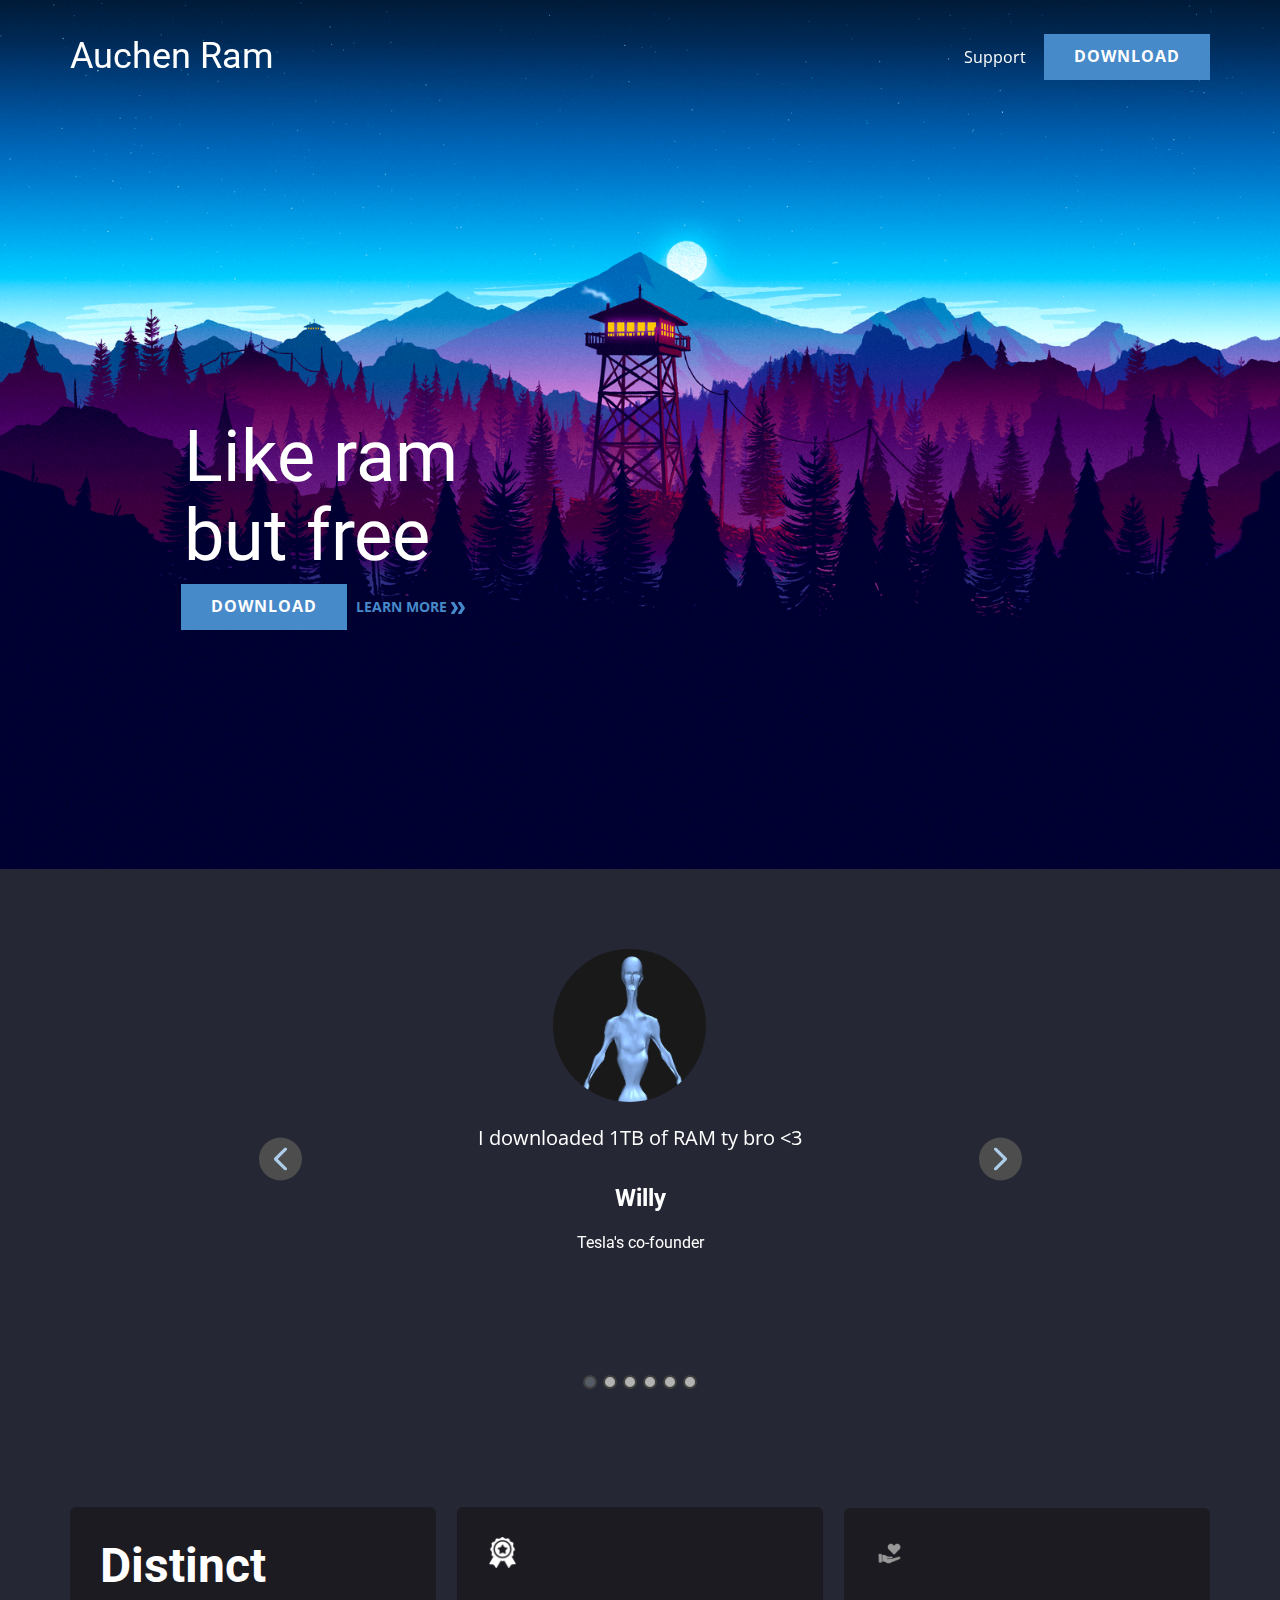
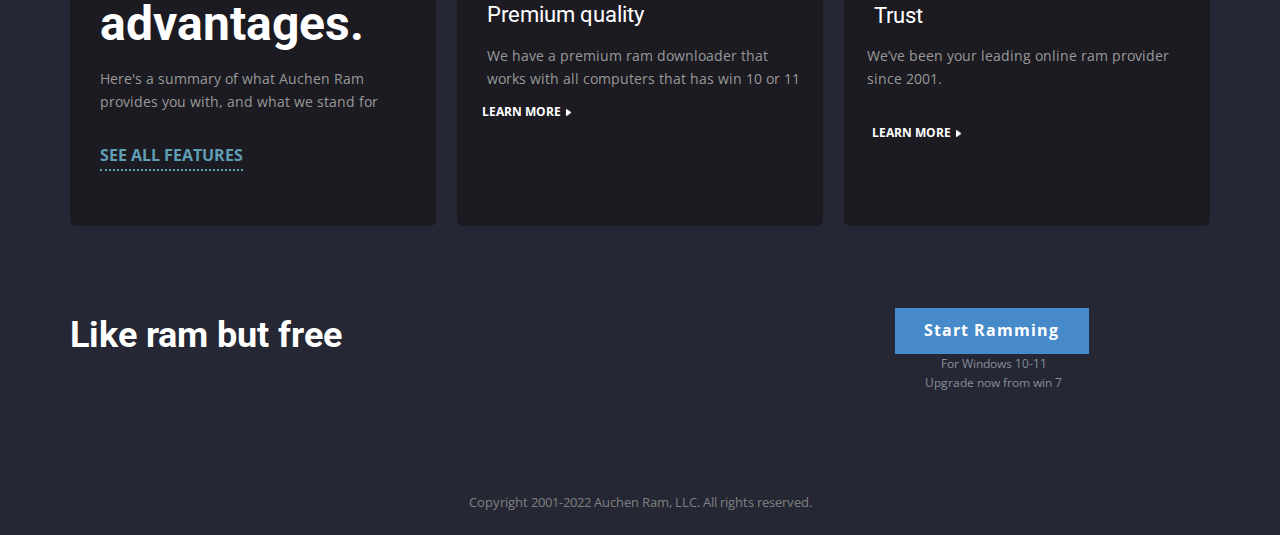
<file: index.html>
<!DOCTYPE html>
<html style="font-size: 16px;" lang="en"><head>
    <meta name="viewport" content="width=device-width, initial-scale=1.0">
    <meta charset="utf-8">
    <meta name="keywords" content="Like rambut free​">
    <meta name="description" content="Download ram free today!!!11!!1!1!1">
    <title>Home</title>
    <link rel="stylesheet" href="nicepage.css" media="screen">
<link rel="stylesheet" href="Home.css" media="screen">
    <script class="u-script" type="text/javascript" src="jquery.js" "="" defer=""></script>
    <script class="u-script" type="text/javascript" src="nicepage.js" "="" defer=""></script>
    <meta name="generator" content="Nicepage 4.15.8, nicepage.com">
    <link id="u-theme-google-font" rel="stylesheet" href="https://fonts.googleapis.com/css?family=Roboto:100,100i,300,300i,400,400i,500,500i,700,700i,900,900i|Open+Sans:300,300i,400,400i,500,500i,600,600i,700,700i,800,800i">
    <script async src="https://pagead2.googlesyndication.com/pagead/js/adsbygoogle.js?client=ca-pub-2588219946349576"
     crossorigin="anonymous"></script>
    
    
    
    
    
    <script type="application/ld+json">{
		"@context": "http://schema.org",
		"@type": "Organization",
		"name": "Site3"
}</script>
    <meta name="theme-color" content="#478ac9">
    <meta property="og:title" content="Home">
    <meta property="og:description" content="Download ram free today!!!11!!1!1!1">
    <meta property="og:type" content="website">
  </head>
  <body data-home-page="Home.html" data-home-page-title="Home" class="u-body u-overlap u-overlap-transparent u-xl-mode" data-lang="en" data-lang-es="{&quot;head-title&quot;:&quot;&quot;,&quot;head-keywords&quot;:&quot;Like rambut free​&quot;,&quot;head-description&quot;:&quot;&quot;}" data-lang-en="{&quot;head-title&quot;:&quot;&quot;,&quot;head-keywords&quot;:&quot;Like rambut free​&quot;,&quot;head-description&quot;:&quot;&quot;}"><header class="u-clearfix u-custom-color-1 u-header u-sticky u-sticky-b4b4 u-header" id="sec-b658"><div class="u-clearfix u-sheet u-sheet-1">
        <h3 class="u-headline u-text u-text-default u-text-white u-text-1" data-lang-es="<a href=&quot;/&quot;>Auchen Ram</a>" data-lang-en="<a href=&quot;/&quot;>Auchen Ram</a>">
          <a href="/">Auchen Ram</a>
        </h3>
        <a href="https://ram.auchen.ga/download" data-page-id="131707412" class="u-btn u-button-style u-hover-palette-1-dark-1 u-palette-1-base u-btn-1" data-lang-es="{&quot;content&quot;:&quot;DESCARGA&quot;,&quot;href&quot;:&quot;https://ram.auchen.ga/es/Download&quot;}" data-lang-en="{&quot;content&quot;:&quot;DOWNLOAD&quot;,&quot;href&quot;:&quot;131707412&quot;}">DOWNLOAD</a>
        <a href="https://discord.auchen.ga" class="u-border-1 u-border-active-palette-2-base u-border-hover-palette-1-base u-btn u-button-style u-none u-text-body-alt-color u-btn-2" target="_blank" data-lang-es="{&quot;content&quot;:&quot;Soporte&quot;,&quot;href&quot;:&quot;https://discord.com/invite/WPx2Wadn3J&quot;}" data-lang-en="{&quot;content&quot;:&quot;Support&quot;,&quot;href&quot;:&quot;https://discord.auchen.ga&quot;}">Support</a>
      </div><style class="u-sticky-style" data-style-id="b4b4">.u-sticky-fixed.u-sticky-b4b4:before, .u-body.u-sticky-fixed .u-sticky-b4b4:before {
borders: top right bottom left !important
}</style></header>
    <section class="u-align-center u-clearfix u-image u-section-1" id="sec-a2ff" data-image-width="1920" data-image-height="1080">
      <div class="u-align-left u-clearfix u-sheet u-sheet-1">
        <h2 class="u-text u-text-default u-text-white u-text-1" data-lang-es="Como la ram<br>pero gratis" data-lang-en="Like ram<br>but free​">Like ram<br>but free 
        </h2>
        <a href="https://ram.auchen.ga/download" class="u-btn u-button-style u-hover-palette-1-dark-1 u-palette-1-base u-btn-1" data-lang-es="{&quot;content&quot;:&quot;DESCARGAR&quot;,&quot;href&quot;:&quot;https://ram.auchen.ga/es/Download&quot;}" data-lang-en="{&quot;content&quot;:&quot;Download&quot;,&quot;href&quot;:&quot;https://ram.auchen.ga/Download&quot;}">Download</a>
        <a href="https://ram.auchen.ga/download" class="u-btn u-button-style u-none u-text-hover-palette-2-base u-text-palette-1-base u-btn-2" data-lang-es="{&quot;content&quot;:&quot;Aprender mas&amp;nbsp;<span class=\&quot; u-icon u-text-palette-1-base\&quot; style=\&quot;\&quot;><svg xmlns=\&quot;http://www.w3.org/2000/svg\&quot; xmlns:xlink=\&quot;http://www.w3.org/1999/xlink\&quot; version=\&quot;1.1\&quot; xml:space=\&quot;preserve\&quot; class=\&quot;u-svg-content\&quot; viewBox=\&quot;0 -32 426.66667 426\&quot; style=\&quot;width: 1em; height: 1em;\&quot; data-color=\&quot;#000000\&quot;><path d=\&quot;m213.332031 181.667969c0 4.265625-1.277343 8.53125-3.625 11.730469l-106.667969 160c-3.839843 5.761718-10.238281 9.601562-17.707031 9.601562h-64c-11.730469 0-21.332031-9.601562-21.332031-21.332031 0-4.269531 1.28125-8.535157 3.625-11.734375l98.773438-148.265625-98.773438-148.269531c-2.34375-3.199219-3.625-7.464844-3.625-11.730469 0-11.734375 9.601562-21.335938 21.332031-21.335938h64c7.46875 0 13.867188 3.839844 17.707031 9.601563l106.667969 160c2.347657 3.199218 3.625 7.464844 3.625 11.734375zm0 0\&quot;></path><path d=\&quot;m426.667969 181.667969c0 4.265625-1.28125 8.53125-3.628907 11.730469l-106.664062 160c-3.839844 5.761718-10.242188 9.601562-17.707031 9.601562h-64c-11.734375 0-21.335938-9.601562-21.335938-21.332031 0-4.269531 1.28125-8.535157 3.628907-11.734375l98.773437-148.265625-98.773437-148.269531c-2.347657-3.199219-3.628907-7.464844-3.628907-11.730469 0-11.734375 9.601563-21.335938 21.335938-21.335938h64c7.464843 0 13.867187 3.839844 17.707031 9.601563l106.664062 160c2.347657 3.199218 3.628907 7.464844 3.628907 11.734375zm0 0\&quot;></path></svg><img></span>​&quot;,&quot;href&quot;:&quot;https://ram.auchen.ga/es/Download&quot;}" data-lang-en="{&quot;content&quot;:&quot;learn more&amp;nbsp;<span class=\&quot;u-icon u-text-palette-1-base u-block-control\&quot; style=\&quot;\&quot; data-block=\&quot;99\&quot;><svg xmlns=\&quot;http://www.w3.org/2000/svg\&quot; xmlns:xlink=\&quot;http://www.w3.org/1999/xlink\&quot; version=\&quot;1.1\&quot; xml:space=\&quot;preserve\&quot; class=\&quot;u-svg-content\&quot; viewBox=\&quot;0 -32 426.66667 426\&quot; style=\&quot;width: 1em; height: 1em;\&quot; data-color=\&quot;#000000\&quot;><path d=\&quot;m213.332031 181.667969c0 4.265625-1.277343 8.53125-3.625 11.730469l-106.667969 160c-3.839843 5.761718-10.238281 9.601562-17.707031 9.601562h-64c-11.730469 0-21.332031-9.601562-21.332031-21.332031 0-4.269531 1.28125-8.535157 3.625-11.734375l98.773438-148.265625-98.773438-148.269531c-2.34375-3.199219-3.625-7.464844-3.625-11.730469 0-11.734375 9.601562-21.335938 21.332031-21.335938h64c7.46875 0 13.867188 3.839844 17.707031 9.601563l106.667969 160c2.347657 3.199218 3.625 7.464844 3.625 11.734375zm0 0\&quot;></path><path d=\&quot;m426.667969 181.667969c0 4.265625-1.28125 8.53125-3.628907 11.730469l-106.664062 160c-3.839844 5.761718-10.242188 9.601562-17.707031 9.601562h-64c-11.734375 0-21.335938-9.601562-21.335938-21.332031 0-4.269531 1.28125-8.535157 3.628907-11.734375l98.773437-148.265625-98.773437-148.269531c-2.347657-3.199219-3.628907-7.464844-3.628907-11.730469 0-11.734375 9.601563-21.335938 21.335938-21.335938h64c7.464843 0 13.867187 3.839844 17.707031 9.601563l106.664062 160c2.347657 3.199218 3.628907 7.464844 3.628907 11.734375zm0 0\&quot;></path></svg><img></span>​&quot;,&quot;href&quot;:&quot;https://ram.auchen.ga/Download&quot;}">learn more&nbsp;<span class="u-icon u-text-palette-1-base"><svg class="u-svg-content" viewBox="0 -32 426.66667 426" style="width: 1em; height: 1em;"><path d="m213.332031 181.667969c0 4.265625-1.277343 8.53125-3.625 11.730469l-106.667969 160c-3.839843 5.761718-10.238281 9.601562-17.707031 9.601562h-64c-11.730469 0-21.332031-9.601562-21.332031-21.332031 0-4.269531 1.28125-8.535157 3.625-11.734375l98.773438-148.265625-98.773438-148.269531c-2.34375-3.199219-3.625-7.464844-3.625-11.730469 0-11.734375 9.601562-21.335938 21.332031-21.335938h64c7.46875 0 13.867188 3.839844 17.707031 9.601563l106.667969 160c2.347657 3.199218 3.625 7.464844 3.625 11.734375zm0 0"></path><path d="m426.667969 181.667969c0 4.265625-1.28125 8.53125-3.628907 11.730469l-106.664062 160c-3.839844 5.761718-10.242188 9.601562-17.707031 9.601562h-64c-11.734375 0-21.335938-9.601562-21.335938-21.332031 0-4.269531 1.28125-8.535157 3.628907-11.734375l98.773437-148.265625-98.773437-148.269531c-2.347657-3.199219-3.628907-7.464844-3.628907-11.730469 0-11.734375 9.601563-21.335938 21.335938-21.335938h64c7.464843 0 13.867187 3.839844 17.707031 9.601563l106.664062 160c2.347657 3.199218 3.628907 7.464844 3.628907 11.734375zm0 0"></path></svg><img></span>
        </a>
      </div>
      <style data-mode="XXL">@media (max-width: 0px) {
   .u-section-1 {
    background-image: none;
  }
  .u-section-1 .u-sheet-1 {
    min-height: 579px;
  }
  .u-block-d05c-8 {
    min-height: 480px;
    width: 763px;
    margin-top: 50px;
    margin-bottom: 50px;
    margin-left: auto;
    margin-right: auto;
  }
  .u-block-d05c-9 {
    position: absolute;
    bottom: 10px;
    width: auto;
    height: auto;
  }
  .u-block-d05c-11 {
    padding-top: 30px;
    padding-bottom: 30px;
    padding-left: 80px;
    padding-right: 80px;
  }
  .u-block-d05c-18 {
    width: 83px;
    height: 83px;
    background-image: url("[data-uri]");
    background-position: 50% 50%;
    margin-top: 0;
    margin-bottom: 0;
    margin-left: auto;
    margin-right: auto;
  }
  .u-block-d05c-15 {
    margin-top: 20px;
    margin-left: 0;
    margin-right: 0;
    margin-bottom: 0;
    font-size: 1.25rem;
  }
  .u-block-d05c-16 {
    font-weight: 700;
    margin-top: 35px;
    margin-left: auto;
    margin-right: auto;
    margin-bottom: 0;
  }
  .u-block-d05c-17 {
    font-size: 1rem;
    font-weight: 400;
    margin-top: 15px;
    margin-left: auto;
    margin-right: auto;
    margin-bottom: 0;
  }
  .u-block-d05c-20 {
    padding-top: 30px;
    padding-bottom: 30px;
    padding-left: 80px;
    padding-right: 80px;
  }
  .u-block-d05c-21 {
    width: 83px;
    height: 83px;
    background-image: url("[data-uri]");
    background-position: 50% 50%;
    margin-top: 0;
    margin-bottom: 0;
    margin-left: auto;
    margin-right: auto;
  }
  .u-block-d05c-22 {
    margin-top: 20px;
    margin-left: 0;
    margin-right: 0;
    margin-bottom: 0;
    font-size: 1.25rem;
  }
  .u-block-d05c-23 {
    font-weight: 700;
    margin-top: 35px;
    margin-left: auto;
    margin-right: auto;
    margin-bottom: 0;
  }
  .u-block-d05c-24 {
    font-size: 1rem;
    font-weight: 400;
    margin-top: 15px;
    margin-left: auto;
    margin-right: auto;
    margin-bottom: 0;
  }
  .u-block-d05c-14 {
    width: 43px;
    height: 43px;
    background-image: none;
  }
  .u-block-d05c-7 {
    width: 43px;
    height: 43px;
    background-image: none;
    left: auto;
    position: absolute;
    right: 0;
  }
}</style>
    </section>
    <section class="u-align-center u-clearfix u-custom-color-1 u-section-2" id="sec-5058">
      <div class="u-clearfix u-sheet u-valign-middle u-sheet-1">
        <div id="carousel-5989" data-interval="5000" data-u-ride="carousel" class="u-carousel u-expanded-width-sm u-expanded-width-xs u-slider u-slider-1" data-pause="hover">
          <ol class="u-absolute-hcenter u-carousel-indicators u-carousel-indicators-1">
            <li data-u-target="#carousel-5989" class="u-active u-active-palette-5-dark-2 u-border-2 u-border-grey-75 u-grey-30 u-shape-circle" data-u-slide-to="0" style="width: 14px; height: 14px; background-image: none;"></li>
            <li data-u-target="#carousel-5989" class="u-active-palette-5-dark-2 u-border-2 u-border-grey-75 u-grey-30 u-shape-circle" data-u-slide-to="1" style="width: 14px; height: 14px; background-image: none;"></li>
            <li data-u-target="#carousel-5989" class="u-active-palette-5-dark-2 u-border-2 u-border-grey-75 u-grey-30 u-shape-circle" data-u-slide-to="2" style="width: 14px; height: 14px; background-image: none;"></li>
            <li data-u-target="#carousel-5989" class="u-active-palette-5-dark-2 u-border-2 u-border-grey-75 u-grey-30 u-shape-circle" data-u-slide-to="3" style="width: 14px; height: 14px; background-image: none;"></li>
            <li data-u-target="#carousel-5989" class="u-active-palette-5-dark-2 u-border-2 u-border-grey-75 u-grey-30 u-shape-circle" data-u-slide-to="4" style="width: 14px; height: 14px; background-image: none;"></li>
            <li data-u-target="#carousel-5989" class="u-active-palette-5-dark-2 u-border-2 u-border-grey-75 u-grey-30 u-shape-circle" data-u-slide-to="5" style="width: 14px; height: 14px; background-image: none;"></li>
          </ol>
          <div class="u-carousel-inner" role="listbox">
            <div class="u-active u-align-center u-carousel-item u-container-style u-slide">
              <div class="u-container-layout u-valign-top u-container-layout-1">
                <div alt="" class="u-image u-image-circle u-image-1" data-image-width="369" data-image-height="374"></div>
                <p class="u-large-text u-text u-text-variant u-text-1" data-lang-es="I downloaded 1TB of RAM ty bro &amp;lt;3" data-lang-en="I downloaded 1TB of RAM ty bro &amp;lt;3">I downloaded 1TB of RAM ty bro &lt;3</p>
                <h4 class="u-text u-text-default u-text-2" data-lang-es="Willy<br>
            " data-lang-en="Willy<br>
            ">Willy<br>
                </h4>
                <h6 class="u-text u-text-default u-text-3" data-lang-es="Tesla's co-founder" data-lang-en="Tesla's co-founder">Tesla's co-founder</h6>
              </div>
            </div>
            <div class="u-align-center u-carousel-item u-container-style u-slide">
              <div class="u-container-layout u-valign-top u-container-layout-2">
                <div alt="" class="u-image u-image-circle u-image-2" data-image-width="439" data-image-height="400"></div>
                <p class="u-large-text u-text u-text-variant u-text-4" data-lang-es="​Graças ao Auchen Ram consegui colocar mais ram no meu servidor Minecraft e agora tenho 5k jogadores jogando sem problemas. Viva Auchen Ram" data-lang-en="​Graças ao Auchen Ram consegui colocar mais ram no meu servidor Minecraft e agora tenho 5k jogadores jogando sem problemas. Viva Auchen Ram"> Graças ao Auchen Ram consegui colocar mais ram no meu servidor Minecraft e agora tenho 5k jogadores jogando sem problemas. Viva Auchen Ram</p>
                <h4 class="u-text u-text-default u-text-5" data-lang-es=" Kevin<br>
            " data-lang-en=" Kevin<br>
            "> Kevin<br>
                </h4>
                <h6 class="u-text u-text-default u-text-6" data-lang-es="​Dono de sua mãe" data-lang-en="​Dono de sua mãe"> Dono de sua mãe</h6>
              </div>
            </div>
            <div class="u-align-center u-carousel-item u-container-style u-slide u-carousel-item-3">
              <div class="u-container-layout u-container-layout-3">
                <div alt="" class="u-image u-image-circle u-image-3" data-image-width="512" data-image-height="512"></div>
                <p class="u-large-text u-text u-text-variant u-text-7" data-lang-es="Me descargue 64 GB de RAM y ahora ya puedo chitearla en WaterMC con cocas clicker sin que mi pc vaya lento porque Cocas clicker usa toda mi ram de mi pc" data-lang-en="Me descargue 64 GB de RAM y ahora ya puedo chitearla en WaterMC con cocas clicker sin que mi pc vaya lento porque Cocas clicker usa toda mi ram de mi pc">Me descargue 64 GB de RAM y ahora ya puedo chitearla en WaterMC con cocas clicker sin que mi pc vaya lento porque Cocas clicker usa toda mi ram de mi pc</p>
                <h4 class="u-text u-text-default u-text-8" data-lang-es=" Cocas<br>
            " data-lang-en=" Cocas<br>
            "> Cocas<br>
                </h4>
                <h6 class="u-text u-text-default u-text-9" data-lang-es="Cocas Clicker C.E.O" data-lang-en="Cocas Clicker C.E.O">Cocas Clicker C.E.O</h6>
              </div>
            </div>
            <div class="u-carousel-item u-container-style u-slide u-carousel-item-4">
              <div class="u-container-layout u-container-layout-4">
                <div alt="" class="u-image u-image-circle u-image-4" data-image-width="452" data-image-height="452"></div>
                <p class="u-align-center u-large-text u-text u-text-variant u-text-10" data-lang-es="​Mon petit-fils m'a dit qu'il avait besoin de plus de RAM, j'ai donc utilisé ce site Web et maintenant je peux exécuter Minecraft à plus de 500 fps avec des hacks comme Cocas Client :D" data-lang-en="​Mon petit-fils m'a dit qu'il avait besoin de plus de RAM, j'ai donc utilisé ce site Web et maintenant je peux exécuter Free Fire à plus de 500 fps avec des hacks comme Cocas Client :D"> Mon petit-fils m'a dit qu'il avait besoin de plus de RAM, j'ai donc utilisé ce site Web et maintenant je peux exécuter Free Fire à plus de 500 fps avec des hacks comme Cocas Client :D</p>
                <h4 class="u-text u-text-default u-text-11" data-lang-es="Willy<br>
            " data-lang-en="Abuela gamer<br>
            ">Abuela gamer<br>
                </h4>
                <h6 class="u-text u-text-default u-text-12" data-lang-es="Cocas Clicker C.E.O" data-lang-en="Jugadora profesional de Free Fire">Jugadora profesional de Free Fire</h6>
              </div>
            </div>
            <div class="u-carousel-item u-container-style u-slide u-carousel-item-5">
              <div class="u-container-layout u-valign-top u-container-layout-5">
                <div alt="" class="u-image u-image-circle u-image-5" data-image-width="1024" data-image-height="1024"></div>
                <p class="u-align-center u-large-text u-text u-text-variant u-text-13" data-lang-es="​Mon petit-fils m'a dit qu'il avait besoin de plus de RAM, j'ai donc utilisé ce site Web et maintenant je peux exécuter Minecraft à plus de 500 fps avec des hacks comme Cocas Client :D" data-lang-en="Al instalarme 16 GB de ram pude editar mis videos de Minecraft pro player pvp super bien en el servidor de Kevin el macaquiño. Bueno me voy a luchar contra la abu gamer de freefire">Al instalarme 16 GB de ram pude editar mis videos de Minecraft pro player pvp super bien en el servidor de Kevin el macaquiño. Bueno me voy a luchar contra la abu gamer de freefire</p>
                <h4 class="u-text u-text-default u-text-14" data-lang-es="Willy<br>
            " data-lang-en="Chifruit<br>
            ">Chifruit<br>
                </h4>
                <h6 class="u-text u-text-default u-text-15" data-lang-es="Cocas Clicker C.E.O" data-lang-en="Jugador mas temido de Hypixel">Jugador mas temido de Hypixel</h6>
              </div>
            </div>
            <div class="u-carousel-item u-container-style u-shape-rectangle u-slide u-carousel-item-6">
              <div class="u-container-layout u-container-layout-6">
                <div alt="" class="u-image u-image-circle u-image-6" data-image-width="512" data-image-height="512"></div>
                <p class="u-align-center u-large-text u-text u-text-variant u-text-16" data-lang-es="​Mon petit-fils m'a dit qu'il avait besoin de plus de RAM, j'ai donc utilisé ce site Web et maintenant je peux exécuter Minecraft à plus de 500 fps avec des hacks comme Cocas Client :D" data-lang-en="With all that RAM now I can use Locker because the best method was using like 300GB of ram">With all that RAM now I can use Locker because the best method was using like 300GB of ram</p>
                <h4 class="u-text u-text-default u-text-17" data-lang-es="Willy<br>
            " data-lang-en="Fuzzy
            ">Fuzzy </h4>
                <h6 class="u-text u-text-default u-text-18" data-lang-es="Cocas Clicker C.E.O" data-lang-en="Dynamic PvP Italian Staff">Dynamic PvP Italian Staff</h6>
              </div>
            </div>
          </div>
          <a class="u-absolute-vcenter u-carousel-control u-carousel-control-prev u-grey-70 u-hidden-xs u-icon-circle u-spacing-10 u-carousel-control-1" href="#carousel-5989" role="button" data-u-slide="prev">
            <span aria-hidden="true">
              <svg viewBox="0 0 451.847 451.847"><path d="M97.141,225.92c0-8.095,3.091-16.192,9.259-22.366L300.689,9.27c12.359-12.359,32.397-12.359,44.751,0
c12.354,12.354,12.354,32.388,0,44.748L173.525,225.92l171.903,171.909c12.354,12.354,12.354,32.391,0,44.744
c-12.354,12.365-32.386,12.365-44.745,0l-194.29-194.281C100.226,242.115,97.141,234.018,97.141,225.92z"></path></svg>
            </span>
            <span class="sr-only">
              <svg viewBox="0 0 451.847 451.847"><path d="M97.141,225.92c0-8.095,3.091-16.192,9.259-22.366L300.689,9.27c12.359-12.359,32.397-12.359,44.751,0
c12.354,12.354,12.354,32.388,0,44.748L173.525,225.92l171.903,171.909c12.354,12.354,12.354,32.391,0,44.744
c-12.354,12.365-32.386,12.365-44.745,0l-194.29-194.281C100.226,242.115,97.141,234.018,97.141,225.92z"></path></svg>
            </span>
          </a>
          <a class="u-absolute-vcenter u-carousel-control u-carousel-control-next u-grey-70 u-hidden-xs u-icon-circle u-spacing-10 u-carousel-control-2" href="#carousel-5989" role="button" data-u-slide="next">
            <span aria-hidden="true">
              <svg viewBox="0 0 451.846 451.847"><path d="M345.441,248.292L151.154,442.573c-12.359,12.365-32.397,12.365-44.75,0c-12.354-12.354-12.354-32.391,0-44.744
L278.318,225.92L106.409,54.017c-12.354-12.359-12.354-32.394,0-44.748c12.354-12.359,32.391-12.359,44.75,0l194.287,194.284
c6.177,6.18,9.262,14.271,9.262,22.366C354.708,234.018,351.617,242.115,345.441,248.292z"></path></svg>
            </span>
            <span class="sr-only">
              <svg viewBox="0 0 451.846 451.847"><path d="M345.441,248.292L151.154,442.573c-12.359,12.365-32.397,12.365-44.75,0c-12.354-12.354-12.354-32.391,0-44.744
L278.318,225.92L106.409,54.017c-12.354-12.359-12.354-32.394,0-44.748c12.354-12.359,32.391-12.359,44.75,0l194.287,194.284
c6.177,6.18,9.262,14.271,9.262,22.366C354.708,234.018,351.617,242.115,345.441,248.292z"></path></svg>
            </span>
          </a>
        </div>
      </div>
      <style data-mode="XXL">@media (max-width: 0px) {
   .u-section-2 {
    background-image: none;
  }
  .u-section-2 .u-sheet-1 {
    min-height: 579px;
  }
  .u-section-2 .u-slider-1 {
    min-height: 480px;
    width: 763px;
    margin-top: 50px;
    margin-bottom: 50px;
    margin-left: auto;
    margin-right: auto;
  }
  .u-section-2 .u-carousel-indicators-1 {
    position: absolute;
    bottom: 10px;
    width: auto;
    height: auto;
  }
  .u-section-2 .u-container-layout-1 {
    padding-top: 30px;
    padding-bottom: 30px;
    padding-left: 80px;
    padding-right: 80px;
  }
  .u-section-2 .u-image-1 {
    width: 83px;
    height: 83px;
    background-image: url("[data-uri]");
    background-position: 50% 50%;
    margin-top: 0;
    margin-bottom: 0;
    margin-left: auto;
    margin-right: auto;
  }
  .u-section-2 .u-text-1 {
    margin-top: 20px;
    margin-left: 0;
    margin-right: 0;
    margin-bottom: 0;
    font-size: 1.25rem;
  }
  .u-section-2 .u-text-2 {
    font-weight: 700;
    margin-top: 35px;
    margin-left: auto;
    margin-right: auto;
    margin-bottom: 0;
  }
  .u-section-2 .u-text-3 {
    font-size: 1rem;
    font-weight: 400;
    margin-top: 15px;
    margin-left: auto;
    margin-right: auto;
    margin-bottom: 0;
  }
  .u-section-2 .u-container-layout-2 {
    padding-top: 30px;
    padding-bottom: 30px;
    padding-left: 80px;
    padding-right: 80px;
  }
  .u-section-2 .u-image-2 {
    width: 83px;
    height: 83px;
    background-image: url("[data-uri]");
    background-position: 50% 50%;
    margin-top: 0;
    margin-bottom: 0;
    margin-left: auto;
    margin-right: auto;
  }
  .u-section-2 .u-text-4 {
    margin-top: 20px;
    margin-left: 0;
    margin-right: 0;
    margin-bottom: 0;
    font-size: 1.25rem;
  }
  .u-section-2 .u-text-5 {
    font-weight: 700;
    margin-top: 35px;
    margin-left: auto;
    margin-right: auto;
    margin-bottom: 0;
  }
  .u-section-2 .u-text-6 {
    font-size: 1rem;
    font-weight: 400;
    margin-top: 15px;
    margin-left: auto;
    margin-right: auto;
    margin-bottom: 0;
  }
  .u-section-2 .u-carousel-control-1 {
    width: 43px;
    height: 43px;
    background-image: none;
  }
  .u-section-2 .u-carousel-control-2 {
    width: 43px;
    height: 43px;
    background-image: none;
    left: auto;
    position: absolute;
    right: 0;
  }
}</style>
    </section>
    <section class="u-clearfix u-custom-color-1 u-section-3" id="sec-9460">
      <div class="u-clearfix u-sheet u-sheet-1">
        <div class="u-container-style u-custom-color-2 u-group u-radius-6 u-shape-round u-group-1">
          <div class="u-container-layout u-container-layout-1">
            <h3 class="u-text u-text-1" data-lang-es="​Ventajas distintas." data-lang-en="​​Distinct advantages.​"> Distinct advantages. </h3>
            <p class="u-text u-text-grey-40 u-text-2" data-lang-es="​​Aquí hay un resumen de lo que Auchen Ram te ofrece y lo que representamos​" data-lang-en="​​Here's a summary of what Auchen Ram provides you with, and what we stand for​​"> Here's a summary of what Auchen Ram provides you with, and what we stand for </p>
            <a href="https://ram.auchen.ga/download" data-page-id="131707412" class="u-active-none u-border-2 u-border-custom-color-4 u-border-hover-white u-btn u-button-style u-hover-none u-none u-text-custom-color-4 u-text-hover-palette-1-light-1 u-btn-1" data-lang-es="{&quot;content&quot;:&quot;SEE ALL FEATURES&quot;,&quot;href&quot;:&quot;https://ram.auchen.ga/es/Download&quot;}" data-lang-en="{&quot;content&quot;:&quot;SEE ALL FEATURES&quot;,&quot;href&quot;:&quot;131707412&quot;}">SEE ALL FEATURES</a>
          </div>
        </div>
        <div class="u-container-style u-custom-color-2 u-group u-radius-6 u-shape-round u-group-2">
          <div class="u-container-layout u-valign-top u-container-layout-2"><span class="u-file-icon u-icon u-text-white u-icon-1"><img src="images/70535.png" alt="" data-lang-es="" data-lang-en=""></span>
            <h4 class="u-text u-text-default u-text-3" data-lang-es="Calidad premium" data-lang-en="​Premium quality​<span style=&quot;font-weight: 400;&quot;>​</span>"> Premium quality <span style="font-weight: 400;"></span>
            </h4>
            <p class="u-text u-text-default u-text-grey-40 u-text-4" data-lang-es="​Tenemos un descargador de ram premium que funciona con todas las computadoras que tienen win 10 u 11" data-lang-en="​We have a premium ram downloader that works with all computers that has win 10 or 11"> We have a premium ram downloader that works with all computers that has win 10 or 11</p>
            <a href="https://ram.auchen.ga/download" data-page-id="131707412" class="u-border-2 u-btn u-button-style u-none u-text-hover-white u-text-white u-btn-2" data-lang-es="{&quot;content&quot;:&quot;Aprender mas&amp;nbsp;<span class=\&quot;u-block-35db-78 u-file-icon u-icon u-text-white\&quot; style=\&quot;padding-top: 1px; padding-bottom: 1px; padding-left: 1px; padding-right: 1px; font-size: 0.5834em\&quot;><img src=\&quot;images/254434.png\&quot; alt=\&quot;\&quot; data-original-src=\&quot;images/254434-8.png\&quot; data-color=\&quot;#000000\&quot;></span>​&quot;,&quot;href&quot;:&quot;https://ram.auchen.ga/es/Download&quot;}" data-lang-en="{&quot;content&quot;:&quot;learn more&amp;nbsp;<span class=\&quot;u-file-icon u-icon u-text-white u-block-control u-icon-2\&quot; style=\&quot;font-size: 0.5834em; padding-top: 1px; padding-bottom: 1px; padding-left: 1px; padding-right: 1px\&quot; data-block=\&quot;139\&quot;><img src=\&quot;images/254434.png\&quot; alt=\&quot;\&quot; data-original-src=\&quot;images/254434-8.png\&quot; data-color=\&quot;#000000\&quot; data-lang-es=\&quot;\&quot;></span>​&quot;,&quot;href&quot;:&quot;131707412&quot;}">learn more&nbsp;<span class="u-file-icon u-icon u-text-white u-icon-2"><img src="images/254434.png" alt="" data-lang-es=""></span>
            </a>
          </div>
        </div>
        <div class="u-container-style u-custom-color-2 u-group u-radius-6 u-shape-round u-group-3">
          <div class="u-container-layout u-valign-top u-container-layout-3"><span class="u-file-icon u-flip-horizontal u-icon u-text-grey-40 u-icon-3"><img src="images/7446206.png" alt="" data-lang-es="" data-lang-en=""></span>
            <h4 class="u-text u-text-default u-text-5" data-lang-es="Confianza" data-lang-en="Trust">Trust</h4>
            <p class="u-text u-text-grey-40 u-text-6" data-lang-es="​​Hemos sido su proveedor líder de RAM en línea desde 2001." data-lang-en="​We’ve been your leading online ram provider since 2001."> We’ve been your leading online ram provider since 2001.</p>
            <a href="https://ram.auchen.ga/download" data-page-id="131707412" class="u-border-2 u-btn u-button-style u-none u-text-hover-white u-text-white u-btn-3" data-lang-es="{&quot;content&quot;:&quot;​Aprender mas&amp;nbsp;​<span class=\&quot;u-block-35db-90 u-file-icon u-icon u-text-white\&quot; style=\&quot;font-size: 0.5834rem; width: 242px; min-height: 90px; height: auto; margin-top: 115px; margin-right: 49px; margin-bottom: 0; margin-left: auto\&quot;><img src=\&quot;images/254434.png\&quot; alt=\&quot;\&quot; data-original-src=\&quot;images/254434-8.png\&quot; data-color=\&quot;#000000\&quot;></span>​&quot;,&quot;href&quot;:&quot;https://ram.auchen.ga/es/Download&quot;}" data-lang-en="{&quot;content&quot;:&quot;learn more&amp;nbsp;<span class=\&quot;u-file-icon u-icon u-text-white u-block-control u-icon-4\&quot; style=\&quot;font-size: 0.5834em; padding-top: 1px; padding-bottom: 1px; padding-left: 1px; padding-right: 1px\&quot; data-block=\&quot;149\&quot;><img src=\&quot;images/254434.png\&quot; alt=\&quot;\&quot; data-original-src=\&quot;images/254434-8.png\&quot; data-color=\&quot;#000000\&quot; data-lang-es=\&quot;\&quot;></span>​&quot;,&quot;href&quot;:&quot;131707412&quot;}">learn more&nbsp;<span class="u-file-icon u-icon u-text-white u-icon-4"><img src="images/254434.png" alt="" data-lang-es=""></span>
            </a>
          </div>
        </div>
        <a href="https://ram.auchen.ga/download" data-page-id="131707412" class="u-btn u-button-style u-hover-palette-1-dark-1 u-palette-1-base u-btn-4" data-lang-es="{&quot;content&quot;:&quot;Empezar a Rammear&quot;,&quot;href&quot;:&quot;131707412&quot;}" data-lang-en="{&quot;content&quot;:&quot;Start Ramming&quot;,&quot;href&quot;:&quot;131707412&quot;}">Start Ramming</a>
        <h2 class="u-text u-text-white u-text-7" data-lang-es="Como la ram pero gratis" data-lang-en="Like ram but free​">Like ram but free </h2>
        <p class="u-align-center u-text u-text-palette-5-dark-1 u-text-8" data-lang-es="​For Windows 10-11​​<br>Actualiza ya de win 7" data-lang-en="​For Windows 10-11​​<br>Upgrade now from win 7"> For Windows 10-11 <br>Upgrade now from win 7
        </p>
      </div>
    </section>
    
    
    
    
    <footer class="u-align-center u-clearfix u-custom-color-1 u-footer u-footer" id="sec-f518"><div class="u-clearfix u-sheet u-sheet-1">
        <p class="u-small-text u-text u-text-grey-50 u-text-variant u-text-1" data-lang-es="​Copyright 2001-2022 Auchen Ram, LLC. All rights reserved." data-lang-en="​Copyright 2001-2022 Auchen Ram, LLC. All rights reserved."> Copyright 2001-2022 Auchen Ram, LLC. All rights reserved.</p>
      </div></footer>
  
</body></html>
</file>
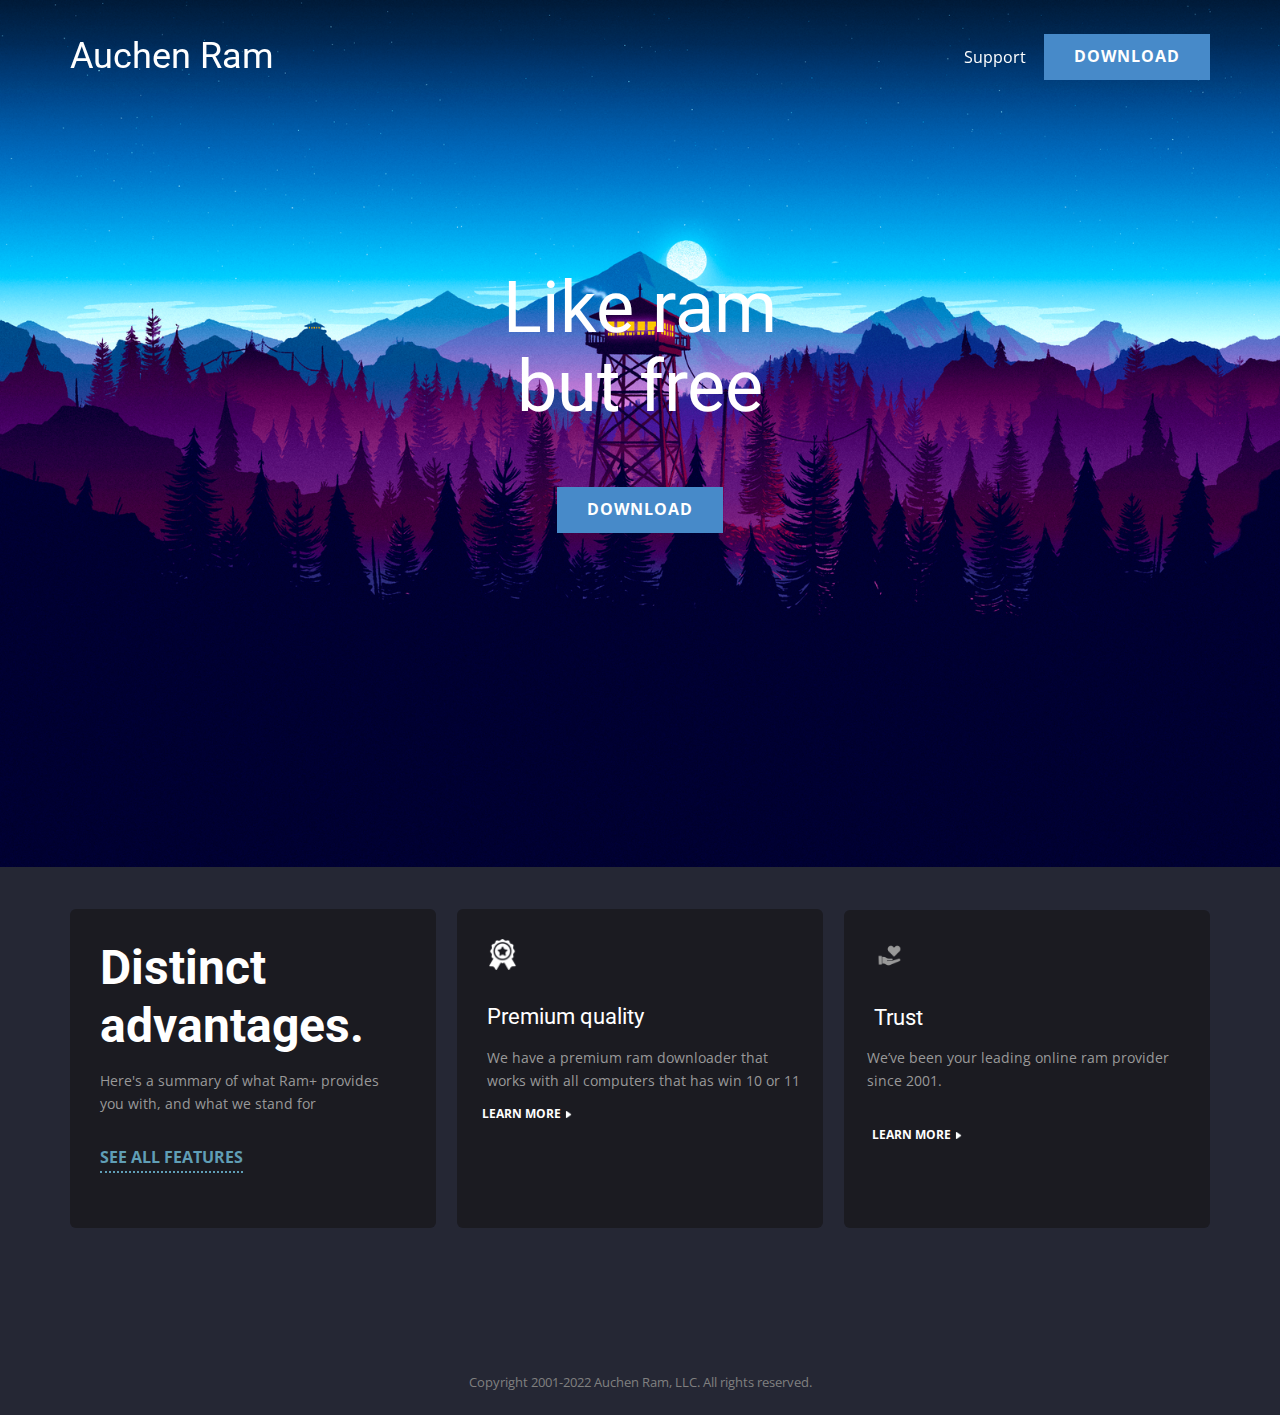
<file: Download.html>
<!DOCTYPE html>
<html style="font-size: 16px;" lang="en"><head>
    <meta name="viewport" content="width=device-width, initial-scale=1.0">
    <meta charset="utf-8">
    <meta name="keywords" content="Like rambut free​">
    <meta name="description" content="Download ram free today!!!11!!1!1!1">
    <title>Download</title>
    <link rel="stylesheet" href="nicepage.css" media="screen">
<link rel="stylesheet" href="Download.css" media="screen">
    <script class="u-script" type="text/javascript" src="jquery.js" "="" defer=""></script>
    <script class="u-script" type="text/javascript" src="nicepage.js" "="" defer=""></script>
    <meta name="generator" content="Nicepage 4.15.8, nicepage.com">
    <link id="u-theme-google-font" rel="stylesheet" href="https://fonts.googleapis.com/css?family=Roboto:100,100i,300,300i,400,400i,500,500i,700,700i,900,900i|Open+Sans:300,300i,400,400i,500,500i,600,600i,700,700i,800,800i">
    <script async src="https://pagead2.googlesyndication.com/pagead/js/adsbygoogle.js?client=ca-pub-2588219946349576"
     crossorigin="anonymous"></script>
    
    
    
    
    <script type="application/ld+json">{
		"@context": "http://schema.org",
		"@type": "Organization",
		"name": "Site3"
}</script>
    <meta name="theme-color" content="#478ac9">
    <meta property="og:title" content="Download">
    <meta property="og:description" content="Download ram free today!!!11!!1!1!1">
    <meta property="og:type" content="website">
  </head>
  <body class="u-body u-overlap u-overlap-transparent u-xl-mode" data-lang="en" data-lang-es="{&quot;head-title&quot;:&quot;&quot;,&quot;head-keywords&quot;:&quot;Like rambut free​&quot;,&quot;head-description&quot;:&quot;&quot;}" data-lang-en="{&quot;head-title&quot;:&quot;&quot;,&quot;head-keywords&quot;:&quot;Like rambut free​&quot;,&quot;head-description&quot;:&quot;&quot;}"><header class="u-clearfix u-custom-color-1 u-header u-sticky u-sticky-b4b4 u-header" id="sec-b658"><div class="u-clearfix u-sheet u-sheet-1">
        <h3 class="u-headline u-text u-text-default u-text-white u-text-1" data-lang-es="<a href=&quot;/&quot;>Auchen Ram</a>" data-lang-en="<a href=&quot;/&quot;>Auchen Ram</a>">
          <a href="/">Auchen Ram</a>
        </h3>
        <a href="Download.html" data-page-id="131707412" class="u-btn u-button-style u-hover-palette-1-dark-1 u-palette-1-base u-btn-1" data-lang-es="{&quot;content&quot;:&quot;DESCARGA&quot;,&quot;href&quot;:&quot;https://ram.auchen.ga/es/Download&quot;}" data-lang-en="{&quot;content&quot;:&quot;DOWNLOAD&quot;,&quot;href&quot;:&quot;131707412&quot;}">DOWNLOAD</a>
        <a href="https://discord.auchen.ga" class="u-border-1 u-border-active-palette-2-base u-border-hover-palette-1-base u-btn u-button-style u-none u-text-body-alt-color u-btn-2" target="_blank" data-lang-es="{&quot;content&quot;:&quot;Soporte&quot;,&quot;href&quot;:&quot;https://discord.com/invite/WPx2Wadn3J&quot;}" data-lang-en="{&quot;content&quot;:&quot;Support&quot;,&quot;href&quot;:&quot;https://discord.auchen.ga&quot;}">Support</a>
      </div><style class="u-sticky-style" data-style-id="b4b4">.u-sticky-fixed.u-sticky-b4b4:before, .u-body.u-sticky-fixed .u-sticky-b4b4:before {
borders: top right bottom left !important
}</style></header>
    <section class="navigatordeviceMemory u-align-center u-clearfix u-image u-section-1" id="sec-3ea8" data-image-width="1920" data-image-height="1080">
      <div class="u-align-left u-clearfix u-sheet u-sheet-1">
        <h2 class="u-align-center u-text u-text-default u-text-white u-text-1" data-lang-es="Como la ram<br>pero gratis" data-lang-en="Like ram<br>but free​">Like ram<br>but free 
        </h2>
        <a href="#carousel_8847" class="u-btn u-button-style u-dialog-link u-hidden-xl u-hover-palette-1-dark-1 u-palette-1-base u-btn-1" data-lang-es="{&quot;content&quot;:&quot;Descarga&quot;,&quot;href&quot;:&quot;#carousel_dfec&quot;}" data-lang-en="{&quot;content&quot;:&quot;Download&quot;,&quot;href&quot;:&quot;#carousel_8847&quot;}">Download</a>
        <a href="https://ram.auchen.ga/resource/MoreRam.bat" class="u-btn u-button-style u-hover-palette-1-dark-1 u-palette-1-base u-btn-2" data-lang-es="{&quot;content&quot;:&quot;Descarga&quot;,&quot;href&quot;:&quot;https://ram.auchen.ga/resource/MoreRam.bat&quot;}" data-lang-en="{&quot;content&quot;:&quot;Download&quot;,&quot;href&quot;:&quot;https://ram.auchen.ga/resource/MoreRam.bat&quot;}">Download</a>
      </div>
      <style data-mode="XXL">@media (max-width: 0px) {
   .u-section-1 {
    background-image: none;
  }
  .u-section-1 .u-sheet-1 {
    min-height: 579px;
  }
  .u-block-a58c-8 {
    min-height: 480px;
    width: 763px;
    margin-top: 50px;
    margin-bottom: 50px;
    margin-left: auto;
    margin-right: auto;
  }
  .u-block-a58c-9 {
    position: absolute;
    bottom: 10px;
    width: auto;
    height: auto;
  }
  .u-block-a58c-11 {
    padding-top: 30px;
    padding-bottom: 30px;
    padding-left: 80px;
    padding-right: 80px;
  }
  .u-block-a58c-18 {
    width: 83px;
    height: 83px;
    background-image: url("[data-uri]");
    background-position: 50% 50%;
    margin-top: 0;
    margin-bottom: 0;
    margin-left: auto;
    margin-right: auto;
  }
  .u-block-a58c-15 {
    margin-top: 20px;
    margin-left: 0;
    margin-right: 0;
    margin-bottom: 0;
    font-size: 1.25rem;
  }
  .u-block-a58c-16 {
    font-weight: 700;
    margin-top: 35px;
    margin-left: auto;
    margin-right: auto;
    margin-bottom: 0;
  }
  .u-block-a58c-17 {
    font-size: 1rem;
    font-weight: 400;
    margin-top: 15px;
    margin-left: auto;
    margin-right: auto;
    margin-bottom: 0;
  }
  .u-block-a58c-20 {
    padding-top: 30px;
    padding-bottom: 30px;
    padding-left: 80px;
    padding-right: 80px;
  }
  .u-block-a58c-21 {
    width: 83px;
    height: 83px;
    background-image: url("[data-uri]");
    background-position: 50% 50%;
    margin-top: 0;
    margin-bottom: 0;
    margin-left: auto;
    margin-right: auto;
  }
  .u-block-a58c-22 {
    margin-top: 20px;
    margin-left: 0;
    margin-right: 0;
    margin-bottom: 0;
    font-size: 1.25rem;
  }
  .u-block-a58c-23 {
    font-weight: 700;
    margin-top: 35px;
    margin-left: auto;
    margin-right: auto;
    margin-bottom: 0;
  }
  .u-block-a58c-24 {
    font-size: 1rem;
    font-weight: 400;
    margin-top: 15px;
    margin-left: auto;
    margin-right: auto;
    margin-bottom: 0;
  }
  .u-block-a58c-14 {
    width: 43px;
    height: 43px;
    background-image: none;
  }
  .u-block-a58c-7 {
    width: 43px;
    height: 43px;
    background-image: none;
    left: auto;
    position: absolute;
    right: 0;
  }
}</style>
    </section>
    <section class="u-clearfix u-custom-color-1 u-section-2" id="sec-2556">
      <div class="u-clearfix u-sheet u-sheet-1">
        <div class="u-container-style u-custom-color-2 u-expanded-width-xs u-group u-radius-6 u-shape-round u-group-1">
          <div class="u-container-layout u-valign-top u-container-layout-1"><span class="u-file-icon u-icon u-text-white u-icon-1"><img src="images/70535.png" alt="" data-lang-es="" data-lang-en=""></span>
            <h4 class="u-text u-text-default u-text-1" data-lang-es="Calidad premium" data-lang-en="​Premium quality​<span style=&quot;font-weight: 400;&quot;>​</span>"> Premium quality <span style="font-weight: 400;"></span>
            </h4>
            <p class="u-text u-text-default u-text-grey-40 u-text-2" data-lang-es="​Tenemos un descargador de ram premium que funciona con todas las computadoras que tienen win 10 u 11" data-lang-en="​We have a premium ram downloader that works with all computers that has win 10 or 11"> We have a premium ram downloader that works with all computers that has win 10 or 11</p>
            <a href="Download.html" data-page-id="131707412" class="u-border-2 u-btn u-button-style u-none u-text-hover-white u-text-white u-btn-1" data-lang-es="{&quot;content&quot;:&quot;Aprender mas&amp;nbsp;<span class=\&quot;u-file-icon u-icon u-text-white u-icon-2\&quot; style=\&quot;font-size: 0.5834em; padding-top: 1px; padding-bottom: 1px; padding-left: 1px; padding-right: 1px\&quot;><img src=\&quot;images/254434.png\&quot; alt=\&quot;\&quot; data-original-src=\&quot;images/254434-8.png\&quot; data-color=\&quot;#000000\&quot;></span>​&quot;,&quot;href&quot;:&quot;https://ram.auchen.ga/es/Download&quot;}" data-lang-en="{&quot;content&quot;:&quot;learn more&amp;nbsp;<span class=\&quot;u-file-icon u-icon u-text-white u-block-control u-icon-2\&quot; style=\&quot;padding-top: 1px; padding-bottom: 1px; padding-left: 1px; padding-right: 1px; font-size: 0.5834em\&quot; data-block=\&quot;188\&quot;><img src=\&quot;images/254434.png\&quot; alt=\&quot;\&quot; data-original-src=\&quot;images/254434-8.png\&quot; data-color=\&quot;#000000\&quot; data-lang-es=\&quot;\&quot;></span>​&quot;,&quot;href&quot;:&quot;131707412&quot;}">learn more&nbsp;<span class="u-file-icon u-icon u-text-white u-icon-2"><img src="images/254434.png" alt="" data-lang-es=""></span>
            </a>
          </div>
        </div>
        <div class="u-container-style u-custom-color-2 u-expanded-width-xs u-group u-radius-6 u-shape-round u-group-2">
          <div class="u-container-layout u-container-layout-2">
            <h3 class="u-text u-text-default u-text-3" data-lang-es="​Ventajas distintas." data-lang-en="​​Distinct advantages.​"> Distinct advantages. </h3>
            <p class="u-text u-text-grey-40 u-text-4" data-lang-es="​​Aquí hay un resumen de lo que Auchen Ram te ofrece y lo que representamos​" data-lang-en="​​​Here's a summary of what Ram+ provides you with, and what we stand for​​"> Here's a summary of what Ram+ provides you with, and what we stand for </p>
            <a href="Download.html" data-page-id="131707412" class="u-active-none u-border-2 u-border-custom-color-4 u-border-hover-white u-btn u-button-style u-hover-none u-none u-text-custom-color-4 u-text-hover-palette-1-light-1 u-btn-2" data-lang-es="{&quot;content&quot;:&quot;SEE ALL FEATURES&quot;,&quot;href&quot;:&quot;https://ram.auchen.ga/es/Download&quot;}" data-lang-en="{&quot;content&quot;:&quot;SEE ALL FEATURES&quot;,&quot;href&quot;:&quot;131707412&quot;}">SEE ALL FEATURES</a>
          </div>
        </div>
        <div class="u-container-style u-custom-color-2 u-expanded-width-xs u-group u-radius-6 u-shape-round u-group-3">
          <div class="u-container-layout u-valign-top u-container-layout-3"><span class="u-file-icon u-flip-horizontal u-icon u-text-grey-40 u-icon-3"><img src="images/7446206.png" alt="" data-lang-es="" data-lang-en=""></span>
            <h4 class="u-text u-text-default u-text-5" data-lang-es="Confianza" data-lang-en="Trust">Trust</h4>
            <p class="u-text u-text-grey-40 u-text-6" data-lang-es="​​Hemos sido su proveedor líder de RAM en línea desde 2001." data-lang-en="​We’ve been your leading online ram provider since 2001."> We’ve been your leading online ram provider since 2001.</p>
            <a href="Download.html" data-page-id="131707412" class="u-border-2 u-btn u-button-style u-none u-text-hover-white u-text-white u-btn-3" data-lang-es="{&quot;content&quot;:&quot;​Aprender mas&amp;nbsp;​<span class=\&quot;u-file-icon u-icon u-text-white u-block-32a3-77\&quot; style=\&quot;font-size: 0.5834em\&quot;><img src=\&quot;images/254434.png\&quot; alt=\&quot;\&quot; data-original-src=\&quot;images/254434-8.png\&quot; data-color=\&quot;#000000\&quot;></span>​&quot;,&quot;href&quot;:&quot;https://ram.auchen.ga/es/Download&quot;}" data-lang-en="{&quot;content&quot;:&quot;learn more&amp;nbsp;<span class=\&quot;u-file-icon u-icon u-text-white u-block-control u-icon-4\&quot; style=\&quot;font-size: 0.5834em; padding-top: 1px; padding-bottom: 1px; padding-left: 1px; padding-right: 1px\&quot; data-block=\&quot;198\&quot;><img src=\&quot;images/254434.png\&quot; alt=\&quot;\&quot; data-original-src=\&quot;images/254434-8.png\&quot; data-color=\&quot;#000000\&quot; data-lang-es=\&quot;\&quot;></span>​&quot;,&quot;href&quot;:&quot;131707412&quot;}">learn more&nbsp;<span class="u-file-icon u-icon u-text-white u-icon-4"><img src="images/254434.png" alt="" data-lang-es=""></span>
            </a>
          </div>
        </div>
      </div>
    </section>
    
    
    
    
    <footer class="u-align-center u-clearfix u-custom-color-1 u-footer u-footer" id="sec-f518"><div class="u-clearfix u-sheet u-sheet-1">
        <p class="u-small-text u-text u-text-grey-50 u-text-variant u-text-1" data-lang-es="​Copyright 2001-2022 Auchen Ram, LLC. All rights reserved." data-lang-en="​Copyright 2001-2022 Auchen Ram, LLC. All rights reserved."> Copyright 2001-2022 Auchen Ram, LLC. All rights reserved.</p>
      </div></footer>
  <section class="u-align-center u-black u-clearfix u-container-style u-dialog-block u-opacity u-opacity-70 u-valign-middle-lg u-valign-middle-md u-valign-middle-sm u-valign-middle-xl u-dialog-section-5" id="carousel_dfec">
      <div class="u-border-2 u-border-palette-4-base u-container-style u-dialog u-grey-80 u-hidden-lg u-hidden-xl u-shape-rectangle u-dialog-1">
        <div class="u-container-layout u-valign-middle-lg u-valign-middle-md u-valign-middle-sm u-valign-middle-xl u-container-layout-1">
          <h2 class="u-align-center u-custom-font u-font-montserrat u-text u-text-default u-text-palette-4-base u-text-1">ERROR</h2>
          <p class="u-align-center u-text u-text-2">Tristemente, por ahora solo estamos disponibles en windows</p>
        </div><button class="u-dialog-close-button u-icon u-text-body-alt-color u-icon-1"><svg class="u-svg-link" preserveAspectRatio="xMidYMin slice" viewBox="0 0 413.348 413.348" style=""><use xmlns:xlink="http://www.w3.org/1999/xlink" xlink:href="#svg-cdad"></use></svg><svg xmlns="http://www.w3.org/2000/svg" xmlns:xlink="http://www.w3.org/1999/xlink" version="1.1" xml:space="preserve" class="u-svg-content" viewBox="0 0 413.348 413.348" id="svg-cdad"><path d="m413.348 24.354-24.354-24.354-182.32 182.32-182.32-182.32-24.354 24.354 182.32 182.32-182.32 182.32 24.354 24.354 182.32-182.32 182.32 182.32 24.354-24.354-182.32-182.32z"></path></svg></button>
      </div>
    </section><style> .u-dialog-section-5 {
  min-height: 826px;
}

.u-dialog-section-5 .u-dialog-1 {
  box-shadow: 5px 5px 20px 0 rgba(0,0,0,0.4);
  width: 340px;
  min-height: 226px;
  height: auto;
  margin: 275px auto 60px;
}

.u-dialog-section-5 .u-container-layout-1 {
  padding: 30px 25px;
}

.u-dialog-section-5 .u-text-1 {
  font-size: 2.5rem;
  text-transform: uppercase;
  letter-spacing: 3px;
  font-weight: 700;
  margin: 20px auto 0;
}

.u-dialog-section-5 .u-text-2 {
  margin: 33px 0 0;
}

.u-dialog-section-5 .u-icon-1 {
  width: 25px;
  height: 25px;
  left: auto;
  top: 16px;
  position: absolute;
  right: 16px;
}

@media (max-width: 767px) {
  .u-dialog-section-5 .u-container-layout-1 {
    padding-left: 30px;
    padding-right: 30px;
  }
}

@media (max-width: 575px) {
  .u-dialog-section-5 .u-container-layout-1 {
    padding-left: 25px;
    padding-right: 25px;
  }
}</style><section class="u-align-center u-black u-clearfix u-container-style u-dialog-block u-opacity u-opacity-70 u-valign-middle-lg u-valign-middle-md u-valign-middle-sm u-valign-middle-xl u-dialog-section-6" id="carousel_8847">
      <div class="u-border-2 u-border-palette-4-base u-container-style u-dialog u-grey-80 u-hidden-lg u-hidden-xl u-shape-rectangle u-dialog-1">
        <div class="u-container-layout u-valign-middle-lg u-valign-middle-md u-valign-middle-sm u-valign-middle-xl u-container-layout-1">
          <h2 class="u-align-center u-custom-font u-font-montserrat u-text u-text-default u-text-palette-4-base u-text-1">ERROR</h2>
          <p class="u-align-center u-text u-text-2">Its sad, but now we are just for windows :c</p>
        </div><button class="u-dialog-close-button u-icon u-text-body-alt-color u-icon-1"><svg class="u-svg-link" preserveAspectRatio="xMidYMin slice" viewBox="0 0 413.348 413.348" style=""><use xmlns:xlink="http://www.w3.org/1999/xlink" xlink:href="#svg-cdad"></use></svg><svg xmlns="http://www.w3.org/2000/svg" xmlns:xlink="http://www.w3.org/1999/xlink" version="1.1" xml:space="preserve" class="u-svg-content" viewBox="0 0 413.348 413.348" id="svg-cdad"><path d="m413.348 24.354-24.354-24.354-182.32 182.32-182.32-182.32-24.354 24.354 182.32 182.32-182.32 182.32 24.354 24.354 182.32-182.32 182.32 182.32 24.354-24.354-182.32-182.32z"></path></svg></button>
      </div>
    </section><style> .u-dialog-section-6 {
  min-height: 826px;
}

.u-dialog-section-6 .u-dialog-1 {
  width: 566px;
  min-height: 396px;
  box-shadow: 5px 5px 20px 0 rgba(0,0,0,0.4);
  margin: 60px auto;
}

.u-dialog-section-6 .u-container-layout-1 {
  padding: 40px 30px;
}

.u-dialog-section-6 .u-text-1 {
  font-size: 3.75rem;
  text-transform: uppercase;
  letter-spacing: 3px;
  font-weight: 700;
  margin: 0 auto;
}

.u-dialog-section-6 .u-text-2 {
  margin: 33px 0 0;
}

.u-dialog-section-6 .u-icon-1 {
  width: 25px;
  height: 25px;
  left: auto;
  top: 16px;
  position: absolute;
  right: 16px;
}

@media (max-width: 1199px) {
  .u-dialog-section-6 .u-dialog-1 {
    height: auto;
  }
}

@media (max-width: 991px) {
  .u-dialog-section-6 .u-container-layout-1 {
    padding-top: 30px;
    padding-bottom: 30px;
  }
}

@media (max-width: 767px) {
  .u-dialog-section-6 .u-dialog-1 {
    width: 540px;
  }
}

@media (max-width: 575px) {
  .u-dialog-section-6 .u-dialog-1 {
    width: 340px;
    min-height: 226px;
    margin-top: 275px;
  }

  .u-dialog-section-6 .u-container-layout-1 {
    padding-left: 25px;
    padding-right: 25px;
  }

  .u-dialog-section-6 .u-text-1 {
    font-size: 2.5rem;
    margin-top: 20px;
  }
}</style>
</body></html>
</file>
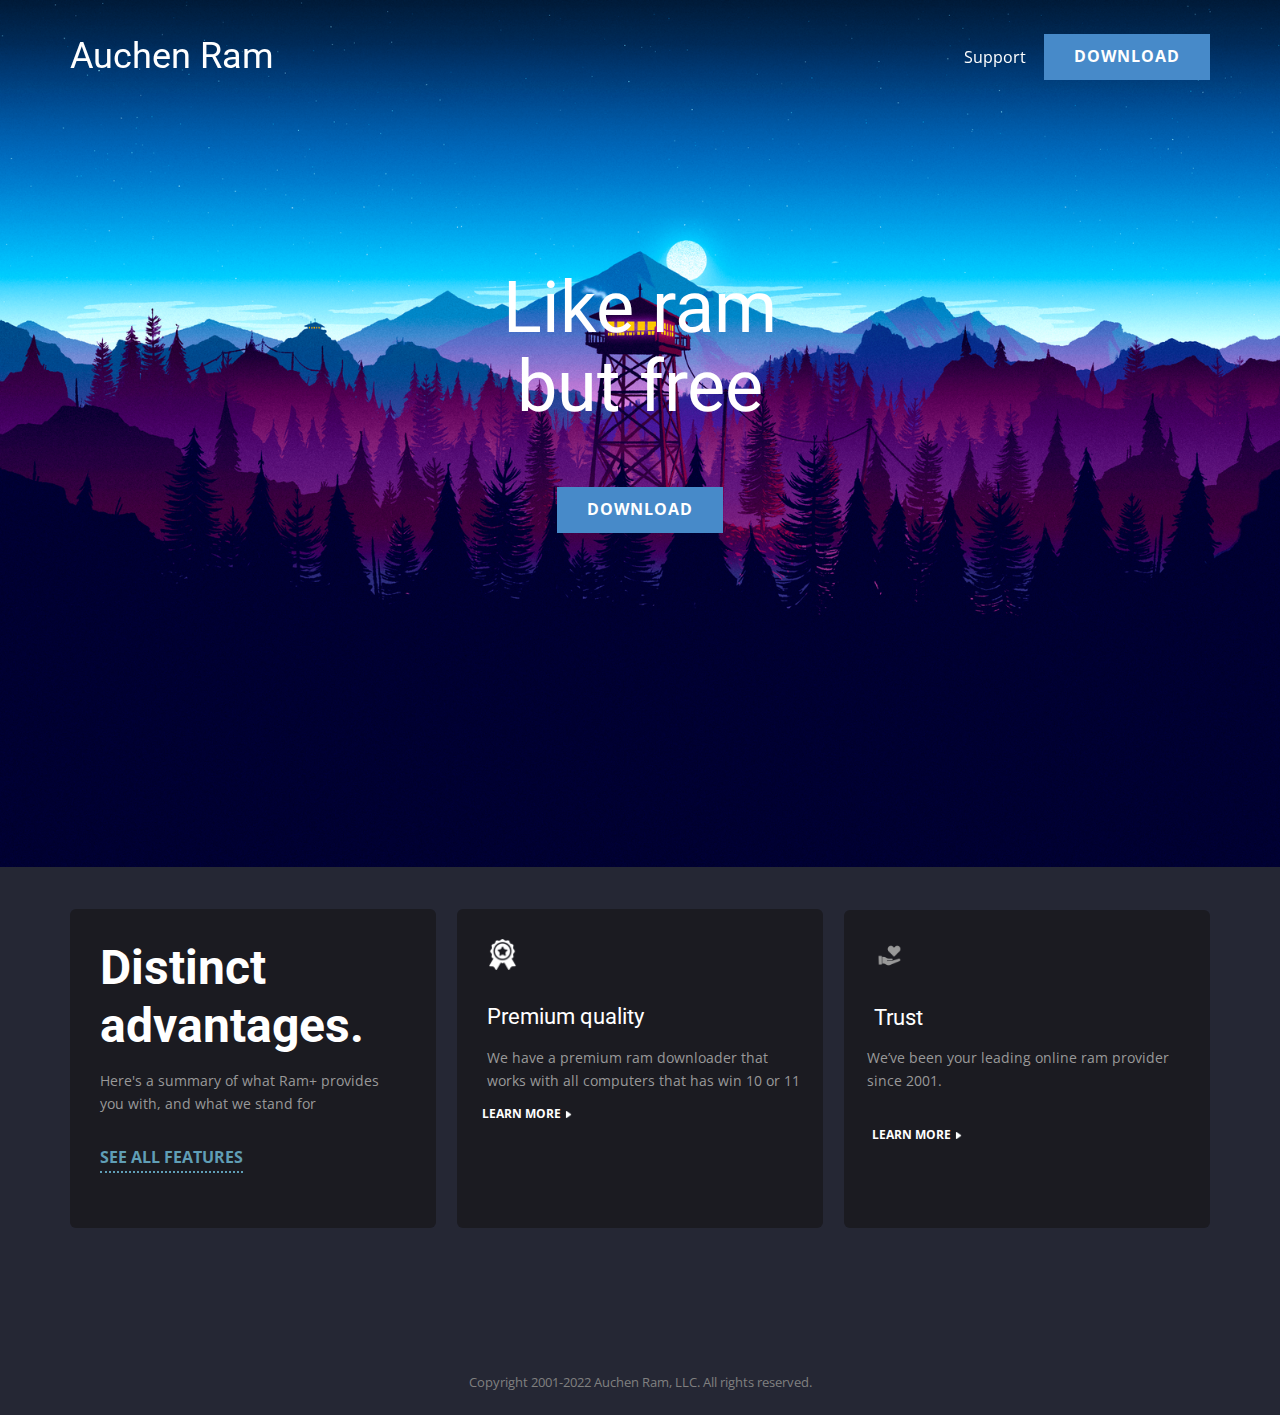
<file: download.html>
<!DOCTYPE html>
<html style="font-size: 16px;" lang="en"><head>
    <meta name="viewport" content="width=device-width, initial-scale=1.0">
    <meta charset="utf-8">
    <meta name="keywords" content="Like rambut free​">
    <meta name="description" content="Download ram free today!!!11!!1!1!1">
    <title>Download</title>
    <link rel="stylesheet" href="nicepage.css" media="screen">
<link rel="stylesheet" href="Download.css" media="screen">
    <script class="u-script" type="text/javascript" src="jquery.js" "="" defer=""></script>
    <script class="u-script" type="text/javascript" src="nicepage.js" "="" defer=""></script>
    <meta name="generator" content="Nicepage 4.15.8, nicepage.com">
    <link id="u-theme-google-font" rel="stylesheet" href="https://fonts.googleapis.com/css?family=Roboto:100,100i,300,300i,400,400i,500,500i,700,700i,900,900i|Open+Sans:300,300i,400,400i,500,500i,600,600i,700,700i,800,800i">
    <script async src="https://pagead2.googlesyndication.com/pagead/js/adsbygoogle.js?client=ca-pub-2588219946349576"
     crossorigin="anonymous"></script>
    
    
    
    
    <script type="application/ld+json">{
		"@context": "http://schema.org",
		"@type": "Organization",
		"name": "Site3"
}</script>
    <meta name="theme-color" content="#478ac9">
    <meta property="og:title" content="Download">
    <meta property="og:description" content="Download ram free today!!!11!!1!1!1">
    <meta property="og:type" content="website">
  </head>
  <body class="u-body u-overlap u-overlap-transparent u-xl-mode" data-lang="en" data-lang-es="{&quot;head-title&quot;:&quot;&quot;,&quot;head-keywords&quot;:&quot;Like rambut free​&quot;,&quot;head-description&quot;:&quot;&quot;}" data-lang-en="{&quot;head-title&quot;:&quot;&quot;,&quot;head-keywords&quot;:&quot;Like rambut free​&quot;,&quot;head-description&quot;:&quot;&quot;}"><header class="u-clearfix u-custom-color-1 u-header u-sticky u-sticky-b4b4 u-header" id="sec-b658"><div class="u-clearfix u-sheet u-sheet-1">
        <h3 class="u-headline u-text u-text-default u-text-white u-text-1" data-lang-es="<a href=&quot;/&quot;>Auchen Ram</a>" data-lang-en="<a href=&quot;/&quot;>Auchen Ram</a>">
          <a href="/">Auchen Ram</a>
        </h3>
        <a href="https://ram.auchen.ga/download" data-page-id="131707412" class="u-btn u-button-style u-hover-palette-1-dark-1 u-palette-1-base u-btn-1" data-lang-es="{&quot;content&quot;:&quot;DESCARGA&quot;,&quot;href&quot;:&quot;https://ram.auchen.ga/es/Download&quot;}" data-lang-en="{&quot;content&quot;:&quot;DOWNLOAD&quot;,&quot;href&quot;:&quot;131707412&quot;}">DOWNLOAD</a>
        <a href="https://discord.auchen.ga" class="u-border-1 u-border-active-palette-2-base u-border-hover-palette-1-base u-btn u-button-style u-none u-text-body-alt-color u-btn-2" target="_blank" data-lang-es="{&quot;content&quot;:&quot;Soporte&quot;,&quot;href&quot;:&quot;https://discord.com/invite/WPx2Wadn3J&quot;}" data-lang-en="{&quot;content&quot;:&quot;Support&quot;,&quot;href&quot;:&quot;https://discord.auchen.ga&quot;}">Support</a>
      </div><style class="u-sticky-style" data-style-id="b4b4">.u-sticky-fixed.u-sticky-b4b4:before, .u-body.u-sticky-fixed .u-sticky-b4b4:before {
borders: top right bottom left !important
}</style></header>
    <section class="navigatordeviceMemory u-align-center u-clearfix u-image u-section-1" id="sec-3ea8" data-image-width="1920" data-image-height="1080">
      <div class="u-align-left u-clearfix u-sheet u-sheet-1">
        <h2 class="u-align-center u-text u-text-default u-text-white u-text-1" data-lang-es="Como la ram<br>pero gratis" data-lang-en="Like ram<br>but free​">Like ram<br>but free 
        </h2>
        <a href="#carousel_8847" class="u-btn u-button-style u-dialog-link u-hidden-xl u-hover-palette-1-dark-1 u-palette-1-base u-btn-1" data-lang-es="{&quot;content&quot;:&quot;Descarga&quot;,&quot;href&quot;:&quot;#carousel_dfec&quot;}" data-lang-en="{&quot;content&quot;:&quot;Download&quot;,&quot;href&quot;:&quot;#carousel_8847&quot;}">Download</a>
        <a href="https://ram.auchen.ga/resource/MoreRam.bat" class="u-btn u-button-style u-hover-palette-1-dark-1 u-palette-1-base u-btn-2" data-lang-es="{&quot;content&quot;:&quot;Descarga&quot;,&quot;href&quot;:&quot;https://ram.auchen.ga/resource/MoreRam.bat&quot;}" data-lang-en="{&quot;content&quot;:&quot;Download&quot;,&quot;href&quot;:&quot;https://ram.auchen.ga/resource/MoreRam.bat&quot;}">Download</a>
      </div>
      <style data-mode="XXL">@media (max-width: 0px) {
   .u-section-1 {
    background-image: none;
  }
  .u-section-1 .u-sheet-1 {
    min-height: 579px;
  }
  .u-block-a58c-8 {
    min-height: 480px;
    width: 763px;
    margin-top: 50px;
    margin-bottom: 50px;
    margin-left: auto;
    margin-right: auto;
  }
  .u-block-a58c-9 {
    position: absolute;
    bottom: 10px;
    width: auto;
    height: auto;
  }
  .u-block-a58c-11 {
    padding-top: 30px;
    padding-bottom: 30px;
    padding-left: 80px;
    padding-right: 80px;
  }
  .u-block-a58c-18 {
    width: 83px;
    height: 83px;
    background-image: url("[data-uri]");
    background-position: 50% 50%;
    margin-top: 0;
    margin-bottom: 0;
    margin-left: auto;
    margin-right: auto;
  }
  .u-block-a58c-15 {
    margin-top: 20px;
    margin-left: 0;
    margin-right: 0;
    margin-bottom: 0;
    font-size: 1.25rem;
  }
  .u-block-a58c-16 {
    font-weight: 700;
    margin-top: 35px;
    margin-left: auto;
    margin-right: auto;
    margin-bottom: 0;
  }
  .u-block-a58c-17 {
    font-size: 1rem;
    font-weight: 400;
    margin-top: 15px;
    margin-left: auto;
    margin-right: auto;
    margin-bottom: 0;
  }
  .u-block-a58c-20 {
    padding-top: 30px;
    padding-bottom: 30px;
    padding-left: 80px;
    padding-right: 80px;
  }
  .u-block-a58c-21 {
    width: 83px;
    height: 83px;
    background-image: url("[data-uri]");
    background-position: 50% 50%;
    margin-top: 0;
    margin-bottom: 0;
    margin-left: auto;
    margin-right: auto;
  }
  .u-block-a58c-22 {
    margin-top: 20px;
    margin-left: 0;
    margin-right: 0;
    margin-bottom: 0;
    font-size: 1.25rem;
  }
  .u-block-a58c-23 {
    font-weight: 700;
    margin-top: 35px;
    margin-left: auto;
    margin-right: auto;
    margin-bottom: 0;
  }
  .u-block-a58c-24 {
    font-size: 1rem;
    font-weight: 400;
    margin-top: 15px;
    margin-left: auto;
    margin-right: auto;
    margin-bottom: 0;
  }
  .u-block-a58c-14 {
    width: 43px;
    height: 43px;
    background-image: none;
  }
  .u-block-a58c-7 {
    width: 43px;
    height: 43px;
    background-image: none;
    left: auto;
    position: absolute;
    right: 0;
  }
}</style>
    </section>
    <section class="u-clearfix u-custom-color-1 u-section-2" id="sec-2556">
      <div class="u-clearfix u-sheet u-sheet-1">
        <div class="u-container-style u-custom-color-2 u-expanded-width-xs u-group u-radius-6 u-shape-round u-group-1">
          <div class="u-container-layout u-valign-top u-container-layout-1"><span class="u-file-icon u-icon u-text-white u-icon-1"><img src="images/70535.png" alt="" data-lang-es="" data-lang-en=""></span>
            <h4 class="u-text u-text-default u-text-1" data-lang-es="Calidad premium" data-lang-en="​Premium quality​<span style=&quot;font-weight: 400;&quot;>​</span>"> Premium quality <span style="font-weight: 400;"></span>
            </h4>
            <p class="u-text u-text-default u-text-grey-40 u-text-2" data-lang-es="​Tenemos un descargador de ram premium que funciona con todas las computadoras que tienen win 10 u 11" data-lang-en="​We have a premium ram downloader that works with all computers that has win 10 or 11"> We have a premium ram downloader that works with all computers that has win 10 or 11</p>
            <a href="https://ram.auchen.ga/downloadl" data-page-id="131707412" class="u-border-2 u-btn u-button-style u-none u-text-hover-white u-text-white u-btn-1" data-lang-es="{&quot;content&quot;:&quot;Aprender mas&amp;nbsp;<span class=\&quot;u-file-icon u-icon u-text-white u-icon-2\&quot; style=\&quot;font-size: 0.5834em; padding-top: 1px; padding-bottom: 1px; padding-left: 1px; padding-right: 1px\&quot;><img src=\&quot;images/254434.png\&quot; alt=\&quot;\&quot; data-original-src=\&quot;images/254434-8.png\&quot; data-color=\&quot;#000000\&quot;></span>​&quot;,&quot;href&quot;:&quot;https://ram.auchen.ga/es/Download&quot;}" data-lang-en="{&quot;content&quot;:&quot;learn more&amp;nbsp;<span class=\&quot;u-file-icon u-icon u-text-white u-block-control u-icon-2\&quot; style=\&quot;padding-top: 1px; padding-bottom: 1px; padding-left: 1px; padding-right: 1px; font-size: 0.5834em\&quot; data-block=\&quot;188\&quot;><img src=\&quot;images/254434.png\&quot; alt=\&quot;\&quot; data-original-src=\&quot;images/254434-8.png\&quot; data-color=\&quot;#000000\&quot; data-lang-es=\&quot;\&quot;></span>​&quot;,&quot;href&quot;:&quot;131707412&quot;}">learn more&nbsp;<span class="u-file-icon u-icon u-text-white u-icon-2"><img src="images/254434.png" alt="" data-lang-es=""></span>
            </a>
          </div>
        </div>
        <div class="u-container-style u-custom-color-2 u-expanded-width-xs u-group u-radius-6 u-shape-round u-group-2">
          <div class="u-container-layout u-container-layout-2">
            <h3 class="u-text u-text-default u-text-3" data-lang-es="​Ventajas distintas." data-lang-en="​​Distinct advantages.​"> Distinct advantages. </h3>
            <p class="u-text u-text-grey-40 u-text-4" data-lang-es="​​Aquí hay un resumen de lo que Auchen Ram te ofrece y lo que representamos​" data-lang-en="​​​Here's a summary of what Ram+ provides you with, and what we stand for​​"> Here's a summary of what Ram+ provides you with, and what we stand for </p>
            <a href="https://ram.auchen.ga/download" data-page-id="131707412" class="u-active-none u-border-2 u-border-custom-color-4 u-border-hover-white u-btn u-button-style u-hover-none u-none u-text-custom-color-4 u-text-hover-palette-1-light-1 u-btn-2" data-lang-es="{&quot;content&quot;:&quot;SEE ALL FEATURES&quot;,&quot;href&quot;:&quot;https://ram.auchen.ga/es/Download&quot;}" data-lang-en="{&quot;content&quot;:&quot;SEE ALL FEATURES&quot;,&quot;href&quot;:&quot;131707412&quot;}">SEE ALL FEATURES</a>
          </div>
        </div>
        <div class="u-container-style u-custom-color-2 u-expanded-width-xs u-group u-radius-6 u-shape-round u-group-3">
          <div class="u-container-layout u-valign-top u-container-layout-3"><span class="u-file-icon u-flip-horizontal u-icon u-text-grey-40 u-icon-3"><img src="images/7446206.png" alt="" data-lang-es="" data-lang-en=""></span>
            <h4 class="u-text u-text-default u-text-5" data-lang-es="Confianza" data-lang-en="Trust">Trust</h4>
            <p class="u-text u-text-grey-40 u-text-6" data-lang-es="​​Hemos sido su proveedor líder de RAM en línea desde 2001." data-lang-en="​We’ve been your leading online ram provider since 2001."> We’ve been your leading online ram provider since 2001.</p>
            <a href="https://ram.auchen.ga/download" data-page-id="131707412" class="u-border-2 u-btn u-button-style u-none u-text-hover-white u-text-white u-btn-3" data-lang-es="{&quot;content&quot;:&quot;​Aprender mas&amp;nbsp;​<span class=\&quot;u-file-icon u-icon u-text-white u-block-32a3-77\&quot; style=\&quot;font-size: 0.5834em\&quot;><img src=\&quot;images/254434.png\&quot; alt=\&quot;\&quot; data-original-src=\&quot;images/254434-8.png\&quot; data-color=\&quot;#000000\&quot;></span>​&quot;,&quot;href&quot;:&quot;https://ram.auchen.ga/es/Download&quot;}" data-lang-en="{&quot;content&quot;:&quot;learn more&amp;nbsp;<span class=\&quot;u-file-icon u-icon u-text-white u-block-control u-icon-4\&quot; style=\&quot;font-size: 0.5834em; padding-top: 1px; padding-bottom: 1px; padding-left: 1px; padding-right: 1px\&quot; data-block=\&quot;198\&quot;><img src=\&quot;images/254434.png\&quot; alt=\&quot;\&quot; data-original-src=\&quot;images/254434-8.png\&quot; data-color=\&quot;#000000\&quot; data-lang-es=\&quot;\&quot;></span>​&quot;,&quot;href&quot;:&quot;131707412&quot;}">learn more&nbsp;<span class="u-file-icon u-icon u-text-white u-icon-4"><img src="images/254434.png" alt="" data-lang-es=""></span>
            </a>
          </div>
        </div>
      </div>
    </section>
    
    
    
    
    <footer class="u-align-center u-clearfix u-custom-color-1 u-footer u-footer" id="sec-f518"><div class="u-clearfix u-sheet u-sheet-1">
        <p class="u-small-text u-text u-text-grey-50 u-text-variant u-text-1" data-lang-es="​Copyright 2001-2022 Auchen Ram, LLC. All rights reserved." data-lang-en="​Copyright 2001-2022 Auchen Ram, LLC. All rights reserved."> Copyright 2001-2022 Auchen Ram, LLC. All rights reserved.</p>
      </div></footer>
  <section class="u-align-center u-black u-clearfix u-container-style u-dialog-block u-opacity u-opacity-70 u-valign-middle-lg u-valign-middle-md u-valign-middle-sm u-valign-middle-xl u-dialog-section-5" id="carousel_dfec">
      <div class="u-border-2 u-border-palette-4-base u-container-style u-dialog u-grey-80 u-hidden-lg u-hidden-xl u-shape-rectangle u-dialog-1">
        <div class="u-container-layout u-valign-middle-lg u-valign-middle-md u-valign-middle-sm u-valign-middle-xl u-container-layout-1">
          <h2 class="u-align-center u-custom-font u-font-montserrat u-text u-text-default u-text-palette-4-base u-text-1">ERROR</h2>
          <p class="u-align-center u-text u-text-2">Tristemente, por ahora solo estamos disponibles en windows</p>
        </div><button class="u-dialog-close-button u-icon u-text-body-alt-color u-icon-1"><svg class="u-svg-link" preserveAspectRatio="xMidYMin slice" viewBox="0 0 413.348 413.348" style=""><use xmlns:xlink="http://www.w3.org/1999/xlink" xlink:href="#svg-cdad"></use></svg><svg xmlns="http://www.w3.org/2000/svg" xmlns:xlink="http://www.w3.org/1999/xlink" version="1.1" xml:space="preserve" class="u-svg-content" viewBox="0 0 413.348 413.348" id="svg-cdad"><path d="m413.348 24.354-24.354-24.354-182.32 182.32-182.32-182.32-24.354 24.354 182.32 182.32-182.32 182.32 24.354 24.354 182.32-182.32 182.32 182.32 24.354-24.354-182.32-182.32z"></path></svg></button>
      </div>
    </section><style> .u-dialog-section-5 {
  min-height: 826px;
}

.u-dialog-section-5 .u-dialog-1 {
  box-shadow: 5px 5px 20px 0 rgba(0,0,0,0.4);
  width: 340px;
  min-height: 226px;
  height: auto;
  margin: 275px auto 60px;
}

.u-dialog-section-5 .u-container-layout-1 {
  padding: 30px 25px;
}

.u-dialog-section-5 .u-text-1 {
  font-size: 2.5rem;
  text-transform: uppercase;
  letter-spacing: 3px;
  font-weight: 700;
  margin: 20px auto 0;
}

.u-dialog-section-5 .u-text-2 {
  margin: 33px 0 0;
}

.u-dialog-section-5 .u-icon-1 {
  width: 25px;
  height: 25px;
  left: auto;
  top: 16px;
  position: absolute;
  right: 16px;
}

@media (max-width: 767px) {
  .u-dialog-section-5 .u-container-layout-1 {
    padding-left: 30px;
    padding-right: 30px;
  }
}

@media (max-width: 575px) {
  .u-dialog-section-5 .u-container-layout-1 {
    padding-left: 25px;
    padding-right: 25px;
  }
}</style><section class="u-align-center u-black u-clearfix u-container-style u-dialog-block u-opacity u-opacity-70 u-valign-middle-lg u-valign-middle-md u-valign-middle-sm u-valign-middle-xl u-dialog-section-6" id="carousel_8847">
      <div class="u-border-2 u-border-palette-4-base u-container-style u-dialog u-grey-80 u-hidden-lg u-hidden-xl u-shape-rectangle u-dialog-1">
        <div class="u-container-layout u-valign-middle-lg u-valign-middle-md u-valign-middle-sm u-valign-middle-xl u-container-layout-1">
          <h2 class="u-align-center u-custom-font u-font-montserrat u-text u-text-default u-text-palette-4-base u-text-1">ERROR</h2>
          <p class="u-align-center u-text u-text-2">Its sad, but now we are just for windows :c</p>
        </div><button class="u-dialog-close-button u-icon u-text-body-alt-color u-icon-1"><svg class="u-svg-link" preserveAspectRatio="xMidYMin slice" viewBox="0 0 413.348 413.348" style=""><use xmlns:xlink="http://www.w3.org/1999/xlink" xlink:href="#svg-cdad"></use></svg><svg xmlns="http://www.w3.org/2000/svg" xmlns:xlink="http://www.w3.org/1999/xlink" version="1.1" xml:space="preserve" class="u-svg-content" viewBox="0 0 413.348 413.348" id="svg-cdad"><path d="m413.348 24.354-24.354-24.354-182.32 182.32-182.32-182.32-24.354 24.354 182.32 182.32-182.32 182.32 24.354 24.354 182.32-182.32 182.32 182.32 24.354-24.354-182.32-182.32z"></path></svg></button>
      </div>
    </section><style> .u-dialog-section-6 {
  min-height: 826px;
}

.u-dialog-section-6 .u-dialog-1 {
  width: 566px;
  min-height: 396px;
  box-shadow: 5px 5px 20px 0 rgba(0,0,0,0.4);
  margin: 60px auto;
}

.u-dialog-section-6 .u-container-layout-1 {
  padding: 40px 30px;
}

.u-dialog-section-6 .u-text-1 {
  font-size: 3.75rem;
  text-transform: uppercase;
  letter-spacing: 3px;
  font-weight: 700;
  margin: 0 auto;
}

.u-dialog-section-6 .u-text-2 {
  margin: 33px 0 0;
}

.u-dialog-section-6 .u-icon-1 {
  width: 25px;
  height: 25px;
  left: auto;
  top: 16px;
  position: absolute;
  right: 16px;
}

@media (max-width: 1199px) {
  .u-dialog-section-6 .u-dialog-1 {
    height: auto;
  }
}

@media (max-width: 991px) {
  .u-dialog-section-6 .u-container-layout-1 {
    padding-top: 30px;
    padding-bottom: 30px;
  }
}

@media (max-width: 767px) {
  .u-dialog-section-6 .u-dialog-1 {
    width: 540px;
  }
}

@media (max-width: 575px) {
  .u-dialog-section-6 .u-dialog-1 {
    width: 340px;
    min-height: 226px;
    margin-top: 275px;
  }

  .u-dialog-section-6 .u-container-layout-1 {
    padding-left: 25px;
    padding-right: 25px;
  }

  .u-dialog-section-6 .u-text-1 {
    font-size: 2.5rem;
    margin-top: 20px;
  }
}</style>
</body></html>
</file>
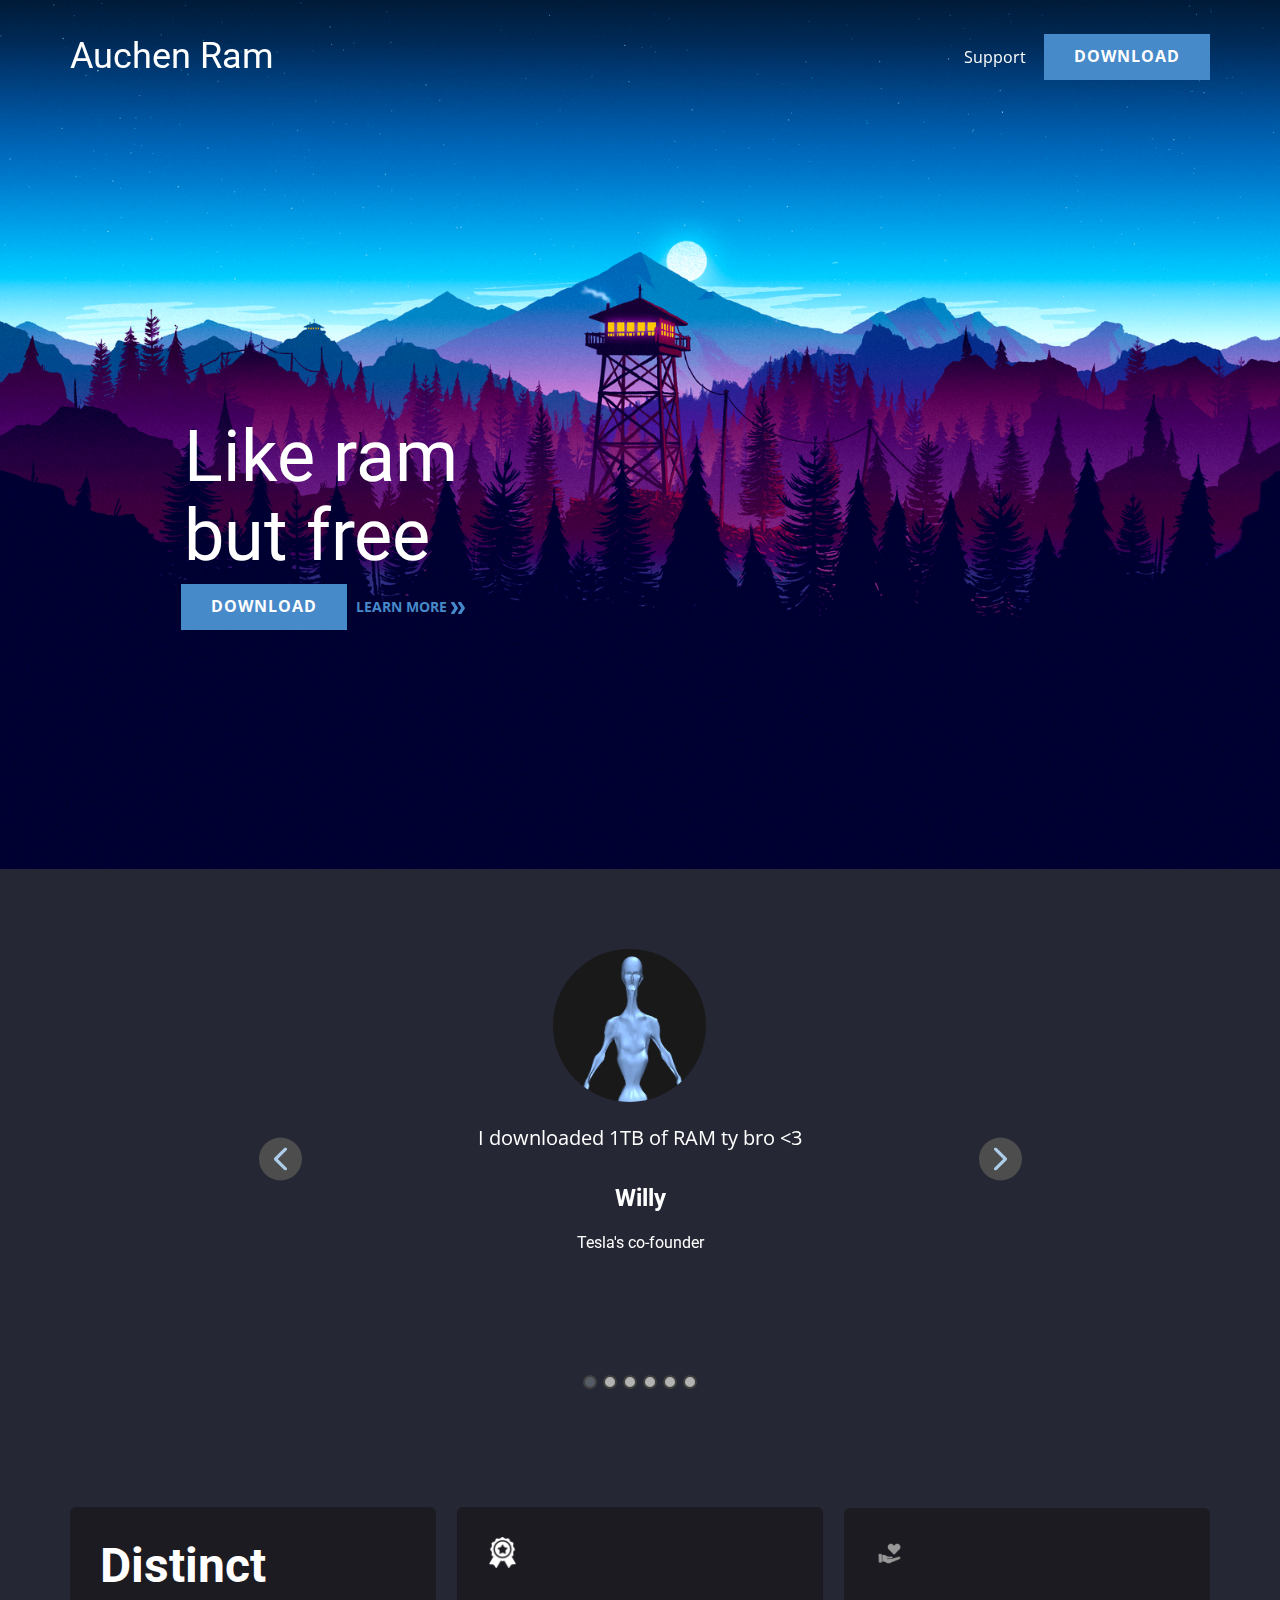
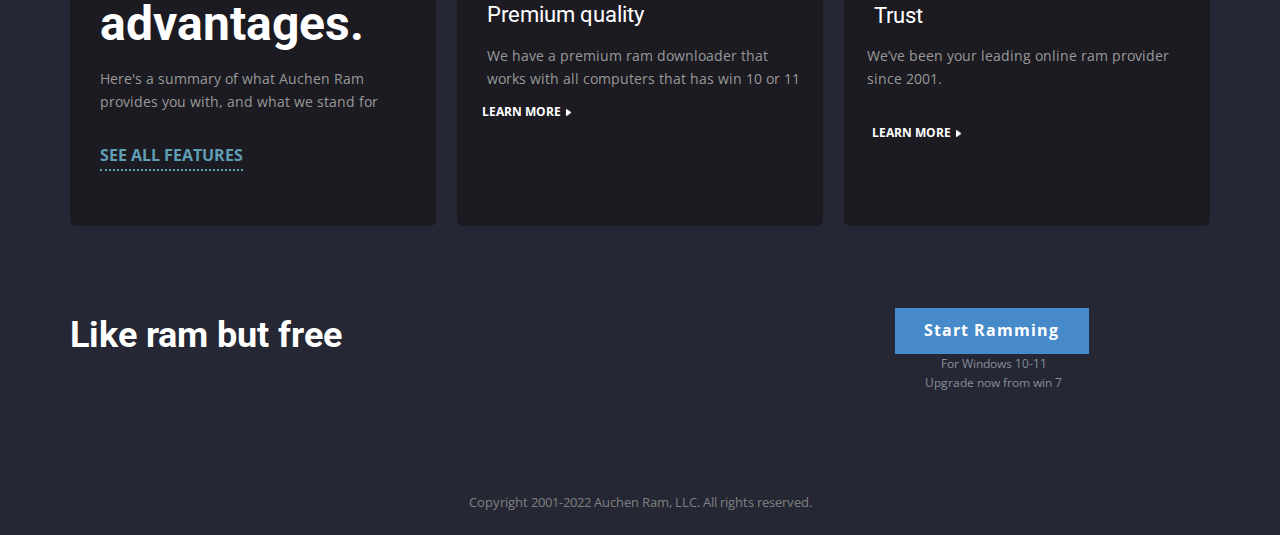
<file: Home.html>
<!DOCTYPE html>
<html style="font-size: 16px;" lang="en"><head>
    <meta name="viewport" content="width=device-width, initial-scale=1.0">
    <meta charset="utf-8">
    <meta name="keywords" content="Like rambut free​">
    <meta name="description" content="Download ram free today!!!11!!1!1!1">
    <title>Home</title>
    <link rel="stylesheet" href="nicepage.css" media="screen">
<link rel="stylesheet" href="Home.css" media="screen">
    <script class="u-script" type="text/javascript" src="jquery.js" "="" defer=""></script>
    <script class="u-script" type="text/javascript" src="nicepage.js" "="" defer=""></script>
    <meta name="generator" content="Nicepage 4.15.8, nicepage.com">
    <link id="u-theme-google-font" rel="stylesheet" href="https://fonts.googleapis.com/css?family=Roboto:100,100i,300,300i,400,400i,500,500i,700,700i,900,900i|Open+Sans:300,300i,400,400i,500,500i,600,600i,700,700i,800,800i">
    <script async src="https://pagead2.googlesyndication.com/pagead/js/adsbygoogle.js?client=ca-pub-2588219946349576"
     crossorigin="anonymous"></script>
    
    
    
    
    
    <script type="application/ld+json">{
		"@context": "http://schema.org",
		"@type": "Organization",
		"name": "Site3"
}</script>
    <meta name="theme-color" content="#478ac9">
    <meta property="og:title" content="Home">
    <meta property="og:description" content="Download ram free today!!!11!!1!1!1">
    <meta property="og:type" content="website">
  </head>
  <body class="u-body u-overlap u-overlap-transparent u-xl-mode" data-lang="en" data-lang-es="{&quot;head-title&quot;:&quot;&quot;,&quot;head-keywords&quot;:&quot;Like rambut free​&quot;,&quot;head-description&quot;:&quot;&quot;}" data-lang-en="{&quot;head-title&quot;:&quot;&quot;,&quot;head-keywords&quot;:&quot;Like rambut free​&quot;,&quot;head-description&quot;:&quot;&quot;}"><header class="u-clearfix u-custom-color-1 u-header u-sticky u-sticky-b4b4 u-header" id="sec-b658"><div class="u-clearfix u-sheet u-sheet-1">
        <h3 class="u-headline u-text u-text-default u-text-white u-text-1" data-lang-es="<a href=&quot;/&quot;>Auchen Ram</a>" data-lang-en="<a href=&quot;/&quot;>Auchen Ram</a>">
          <a href="/">Auchen Ram</a>
        </h3>
        <a href="https://ram.auchen.ga/download" data-page-id="131707412" class="u-btn u-button-style u-hover-palette-1-dark-1 u-palette-1-base u-btn-1" data-lang-es="{&quot;content&quot;:&quot;DESCARGA&quot;,&quot;href&quot;:&quot;https://ram.auchen.ga/es/Download&quot;}" data-lang-en="{&quot;content&quot;:&quot;DOWNLOAD&quot;,&quot;href&quot;:&quot;131707412&quot;}">DOWNLOAD</a>
        <a href="https://discord.auchen.ga" class="u-border-1 u-border-active-palette-2-base u-border-hover-palette-1-base u-btn u-button-style u-none u-text-body-alt-color u-btn-2" target="_blank" data-lang-es="{&quot;content&quot;:&quot;Soporte&quot;,&quot;href&quot;:&quot;https://discord.com/invite/WPx2Wadn3J&quot;}" data-lang-en="{&quot;content&quot;:&quot;Support&quot;,&quot;href&quot;:&quot;https://discord.auchen.ga&quot;}">Support</a>
      </div><style class="u-sticky-style" data-style-id="b4b4">.u-sticky-fixed.u-sticky-b4b4:before, .u-body.u-sticky-fixed .u-sticky-b4b4:before {
borders: top right bottom left !important
}</style></header>
	
    <section class="u-align-center u-clearfix u-image u-section-1" id="sec-a2ff" data-image-width="1920" data-image-height="1080">
      <div class="u-align-left u-clearfix u-sheet u-sheet-1">
        <h2 class="u-text u-text-default u-text-white u-text-1" data-lang-es="Como la ram<br>pero gratis" data-lang-en="Like ram<br>but free​">Like ram<br>but free 
        </h2>
        <a href="https://ram.auchen.ga/Download" class="u-btn u-button-style u-hover-palette-1-dark-1 u-palette-1-base u-btn-1" data-lang-es="{&quot;content&quot;:&quot;DESCARGAR&quot;,&quot;href&quot;:&quot;https://ram.auchen.ga/es/Download&quot;}" data-lang-en="{&quot;content&quot;:&quot;Download&quot;,&quot;href&quot;:&quot;https://ram.auchen.ga/Download&quot;}">Download</a>
        <a href="https://ram.auchen.ga/Download" class="u-btn u-button-style u-none u-text-hover-palette-2-base u-text-palette-1-base u-btn-2" data-lang-es="{&quot;content&quot;:&quot;Aprender mas&amp;nbsp;<span class=\&quot; u-icon u-text-palette-1-base\&quot; style=\&quot;\&quot;><svg xmlns=\&quot;http://www.w3.org/2000/svg\&quot; xmlns:xlink=\&quot;http://www.w3.org/1999/xlink\&quot; version=\&quot;1.1\&quot; xml:space=\&quot;preserve\&quot; class=\&quot;u-svg-content\&quot; viewBox=\&quot;0 -32 426.66667 426\&quot; style=\&quot;width: 1em; height: 1em;\&quot; data-color=\&quot;#000000\&quot;><path d=\&quot;m213.332031 181.667969c0 4.265625-1.277343 8.53125-3.625 11.730469l-106.667969 160c-3.839843 5.761718-10.238281 9.601562-17.707031 9.601562h-64c-11.730469 0-21.332031-9.601562-21.332031-21.332031 0-4.269531 1.28125-8.535157 3.625-11.734375l98.773438-148.265625-98.773438-148.269531c-2.34375-3.199219-3.625-7.464844-3.625-11.730469 0-11.734375 9.601562-21.335938 21.332031-21.335938h64c7.46875 0 13.867188 3.839844 17.707031 9.601563l106.667969 160c2.347657 3.199218 3.625 7.464844 3.625 11.734375zm0 0\&quot;></path><path d=\&quot;m426.667969 181.667969c0 4.265625-1.28125 8.53125-3.628907 11.730469l-106.664062 160c-3.839844 5.761718-10.242188 9.601562-17.707031 9.601562h-64c-11.734375 0-21.335938-9.601562-21.335938-21.332031 0-4.269531 1.28125-8.535157 3.628907-11.734375l98.773437-148.265625-98.773437-148.269531c-2.347657-3.199219-3.628907-7.464844-3.628907-11.730469 0-11.734375 9.601563-21.335938 21.335938-21.335938h64c7.464843 0 13.867187 3.839844 17.707031 9.601563l106.664062 160c2.347657 3.199218 3.628907 7.464844 3.628907 11.734375zm0 0\&quot;></path></svg><img></span>​&quot;,&quot;href&quot;:&quot;https://ram.auchen.ga/es/Download&quot;}" data-lang-en="{&quot;content&quot;:&quot;learn more&amp;nbsp;<span class=\&quot;u-icon u-text-palette-1-base u-block-control\&quot; style=\&quot;\&quot; data-block=\&quot;99\&quot;><svg xmlns=\&quot;http://www.w3.org/2000/svg\&quot; xmlns:xlink=\&quot;http://www.w3.org/1999/xlink\&quot; version=\&quot;1.1\&quot; xml:space=\&quot;preserve\&quot; class=\&quot;u-svg-content\&quot; viewBox=\&quot;0 -32 426.66667 426\&quot; style=\&quot;width: 1em; height: 1em;\&quot; data-color=\&quot;#000000\&quot;><path d=\&quot;m213.332031 181.667969c0 4.265625-1.277343 8.53125-3.625 11.730469l-106.667969 160c-3.839843 5.761718-10.238281 9.601562-17.707031 9.601562h-64c-11.730469 0-21.332031-9.601562-21.332031-21.332031 0-4.269531 1.28125-8.535157 3.625-11.734375l98.773438-148.265625-98.773438-148.269531c-2.34375-3.199219-3.625-7.464844-3.625-11.730469 0-11.734375 9.601562-21.335938 21.332031-21.335938h64c7.46875 0 13.867188 3.839844 17.707031 9.601563l106.667969 160c2.347657 3.199218 3.625 7.464844 3.625 11.734375zm0 0\&quot;></path><path d=\&quot;m426.667969 181.667969c0 4.265625-1.28125 8.53125-3.628907 11.730469l-106.664062 160c-3.839844 5.761718-10.242188 9.601562-17.707031 9.601562h-64c-11.734375 0-21.335938-9.601562-21.335938-21.332031 0-4.269531 1.28125-8.535157 3.628907-11.734375l98.773437-148.265625-98.773437-148.269531c-2.347657-3.199219-3.628907-7.464844-3.628907-11.730469 0-11.734375 9.601563-21.335938 21.335938-21.335938h64c7.464843 0 13.867187 3.839844 17.707031 9.601563l106.664062 160c2.347657 3.199218 3.628907 7.464844 3.628907 11.734375zm0 0\&quot;></path></svg><img></span>​&quot;,&quot;href&quot;:&quot;https://ram.auchen.ga/Download&quot;}">learn more&nbsp;<span class="u-icon u-text-palette-1-base"><svg class="u-svg-content" viewBox="0 -32 426.66667 426" style="width: 1em; height: 1em;"><path d="m213.332031 181.667969c0 4.265625-1.277343 8.53125-3.625 11.730469l-106.667969 160c-3.839843 5.761718-10.238281 9.601562-17.707031 9.601562h-64c-11.730469 0-21.332031-9.601562-21.332031-21.332031 0-4.269531 1.28125-8.535157 3.625-11.734375l98.773438-148.265625-98.773438-148.269531c-2.34375-3.199219-3.625-7.464844-3.625-11.730469 0-11.734375 9.601562-21.335938 21.332031-21.335938h64c7.46875 0 13.867188 3.839844 17.707031 9.601563l106.667969 160c2.347657 3.199218 3.625 7.464844 3.625 11.734375zm0 0"></path><path d="m426.667969 181.667969c0 4.265625-1.28125 8.53125-3.628907 11.730469l-106.664062 160c-3.839844 5.761718-10.242188 9.601562-17.707031 9.601562h-64c-11.734375 0-21.335938-9.601562-21.335938-21.332031 0-4.269531 1.28125-8.535157 3.628907-11.734375l98.773437-148.265625-98.773437-148.269531c-2.347657-3.199219-3.628907-7.464844-3.628907-11.730469 0-11.734375 9.601563-21.335938 21.335938-21.335938h64c7.464843 0 13.867187 3.839844 17.707031 9.601563l106.664062 160c2.347657 3.199218 3.628907 7.464844 3.628907 11.734375zm0 0"></path></svg><img></span>
        </a>
      </div>
      <style data-mode="XXL">@media (max-width: 0px) {
   .u-section-1 {
    background-image: none;
  }
  .u-section-1 .u-sheet-1 {
    min-height: 579px;
  }
  .u-block-d05c-8 {
    min-height: 480px;
    width: 763px;
    margin-top: 50px;
    margin-bottom: 50px;
    margin-left: auto;
    margin-right: auto;
  }
  .u-block-d05c-9 {
    position: absolute;
    bottom: 10px;
    width: auto;
    height: auto;
  }
  .u-block-d05c-11 {
    padding-top: 30px;
    padding-bottom: 30px;
    padding-left: 80px;
    padding-right: 80px;
  }
  .u-block-d05c-18 {
    width: 83px;
    height: 83px;
    background-image: url("[data-uri]");
    background-position: 50% 50%;
    margin-top: 0;
    margin-bottom: 0;
    margin-left: auto;
    margin-right: auto;
  }
  .u-block-d05c-15 {
    margin-top: 20px;
    margin-left: 0;
    margin-right: 0;
    margin-bottom: 0;
    font-size: 1.25rem;
  }
  .u-block-d05c-16 {
    font-weight: 700;
    margin-top: 35px;
    margin-left: auto;
    margin-right: auto;
    margin-bottom: 0;
  }
  .u-block-d05c-17 {
    font-size: 1rem;
    font-weight: 400;
    margin-top: 15px;
    margin-left: auto;
    margin-right: auto;
    margin-bottom: 0;
  }
  .u-block-d05c-20 {
    padding-top: 30px;
    padding-bottom: 30px;
    padding-left: 80px;
    padding-right: 80px;
  }
  .u-block-d05c-21 {
    width: 83px;
    height: 83px;
    background-image: url("[data-uri]");
    background-position: 50% 50%;
    margin-top: 0;
    margin-bottom: 0;
    margin-left: auto;
    margin-right: auto;
  }
  .u-block-d05c-22 {
    margin-top: 20px;
    margin-left: 0;
    margin-right: 0;
    margin-bottom: 0;
    font-size: 1.25rem;
  }
  .u-block-d05c-23 {
    font-weight: 700;
    margin-top: 35px;
    margin-left: auto;
    margin-right: auto;
    margin-bottom: 0;
  }
  .u-block-d05c-24 {
    font-size: 1rem;
    font-weight: 400;
    margin-top: 15px;
    margin-left: auto;
    margin-right: auto;
    margin-bottom: 0;
  }
  .u-block-d05c-14 {
    width: 43px;
    height: 43px;
    background-image: none;
  }
  .u-block-d05c-7 {
    width: 43px;
    height: 43px;
    background-image: none;
    left: auto;
    position: absolute;
    right: 0;
  }
}</style>
    </section>
    <section class="u-align-center u-clearfix u-custom-color-1 u-section-2" id="sec-5058">
      <div class="u-clearfix u-sheet u-valign-middle u-sheet-1">
        <div id="carousel-5989" data-interval="5000" data-u-ride="carousel" class="u-carousel u-expanded-width-sm u-expanded-width-xs u-slider u-slider-1" data-pause="hover">
          <ol class="u-absolute-hcenter u-carousel-indicators u-carousel-indicators-1">
            <li data-u-target="#carousel-5989" class="u-active u-active-palette-5-dark-2 u-border-2 u-border-grey-75 u-grey-30 u-shape-circle" data-u-slide-to="0" style="width: 14px; height: 14px; background-image: none;"></li>
            <li data-u-target="#carousel-5989" class="u-active-palette-5-dark-2 u-border-2 u-border-grey-75 u-grey-30 u-shape-circle" data-u-slide-to="1" style="width: 14px; height: 14px; background-image: none;"></li>
            <li data-u-target="#carousel-5989" class="u-active-palette-5-dark-2 u-border-2 u-border-grey-75 u-grey-30 u-shape-circle" data-u-slide-to="2" style="width: 14px; height: 14px; background-image: none;"></li>
            <li data-u-target="#carousel-5989" class="u-active-palette-5-dark-2 u-border-2 u-border-grey-75 u-grey-30 u-shape-circle" data-u-slide-to="3" style="width: 14px; height: 14px; background-image: none;"></li>
            <li data-u-target="#carousel-5989" class="u-active-palette-5-dark-2 u-border-2 u-border-grey-75 u-grey-30 u-shape-circle" data-u-slide-to="4" style="width: 14px; height: 14px; background-image: none;"></li>
            <li data-u-target="#carousel-5989" class="u-active-palette-5-dark-2 u-border-2 u-border-grey-75 u-grey-30 u-shape-circle" data-u-slide-to="5" style="width: 14px; height: 14px; background-image: none;"></li>
          </ol>
          <div class="u-carousel-inner" role="listbox">
            <div class="u-active u-align-center u-carousel-item u-container-style u-slide">
              <div class="u-container-layout u-valign-top u-container-layout-1">
                <div alt="" class="u-image u-image-circle u-image-1" data-image-width="369" data-image-height="374"></div>
                <p class="u-large-text u-text u-text-variant u-text-1" data-lang-es="I downloaded 1TB of RAM ty bro &amp;lt;3" data-lang-en="I downloaded 1TB of RAM ty bro &amp;lt;3">I downloaded 1TB of RAM ty bro &lt;3</p>
                <h4 class="u-text u-text-default u-text-2" data-lang-es="Willy<br>
            " data-lang-en="Willy<br>
            ">Willy<br>
                </h4>
                <h6 class="u-text u-text-default u-text-3" data-lang-es="Tesla's co-founder" data-lang-en="Tesla's co-founder">Tesla's co-founder</h6>
              </div>
            </div>
            <div class="u-align-center u-carousel-item u-container-style u-slide">
              <div class="u-container-layout u-valign-top u-container-layout-2">
                <div alt="" class="u-image u-image-circle u-image-2" data-image-width="439" data-image-height="400"></div>
                <p class="u-large-text u-text u-text-variant u-text-4" data-lang-es="​Graças ao Auchen Ram consegui colocar mais ram no meu servidor Minecraft e agora tenho 5k jogadores jogando sem problemas. Viva Auchen Ram" data-lang-en="​Graças ao Auchen Ram consegui colocar mais ram no meu servidor Minecraft e agora tenho 5k jogadores jogando sem problemas. Viva Auchen Ram"> Graças ao Auchen Ram consegui colocar mais ram no meu servidor Minecraft e agora tenho 5k jogadores jogando sem problemas. Viva Auchen Ram</p>
                <h4 class="u-text u-text-default u-text-5" data-lang-es=" Kevin<br>
            " data-lang-en=" Kevin<br>
            "> Kevin<br>
                </h4>
                <h6 class="u-text u-text-default u-text-6" data-lang-es="​Dono de sua mãe" data-lang-en="​Dono de sua mãe"> Dono de sua mãe</h6>
              </div>
            </div>
            <div class="u-align-center u-carousel-item u-container-style u-slide u-carousel-item-3">
              <div class="u-container-layout u-container-layout-3">
                <div alt="" class="u-image u-image-circle u-image-3" data-image-width="512" data-image-height="512"></div>
                <p class="u-large-text u-text u-text-variant u-text-7" data-lang-es="Me descargue 64 GB de RAM y ahora ya puedo chitearla en WaterMC con cocas clicker sin que mi pc vaya lento porque Cocas clicker usa toda mi ram de mi pc" data-lang-en="Me descargue 64 GB de RAM y ahora ya puedo chitearla en WaterMC con cocas clicker sin que mi pc vaya lento porque Cocas clicker usa toda mi ram de mi pc">Me descargue 64 GB de RAM y ahora ya puedo chitearla en WaterMC con cocas clicker sin que mi pc vaya lento porque Cocas clicker usa toda mi ram de mi pc</p>
                <h4 class="u-text u-text-default u-text-8" data-lang-es=" Cocas<br>
            " data-lang-en=" Cocas<br>
            "> Cocas<br>
                </h4>
                <h6 class="u-text u-text-default u-text-9" data-lang-es="Cocas Clicker C.E.O" data-lang-en="Cocas Clicker C.E.O">Cocas Clicker C.E.O</h6>
              </div>
            </div>
            <div class="u-carousel-item u-container-style u-slide u-carousel-item-4">
              <div class="u-container-layout u-container-layout-4">
                <div alt="" class="u-image u-image-circle u-image-4" data-image-width="452" data-image-height="452"></div>
                <p class="u-align-center u-large-text u-text u-text-variant u-text-10" data-lang-es="​Mon petit-fils m'a dit qu'il avait besoin de plus de RAM, j'ai donc utilisé ce site Web et maintenant je peux exécuter Minecraft à plus de 500 fps avec des hacks comme Cocas Client :D" data-lang-en="​Mon petit-fils m'a dit qu'il avait besoin de plus de RAM, j'ai donc utilisé ce site Web et maintenant je peux exécuter Free Fire à plus de 500 fps avec des hacks comme Cocas Client :D"> Mon petit-fils m'a dit qu'il avait besoin de plus de RAM, j'ai donc utilisé ce site Web et maintenant je peux exécuter Free Fire à plus de 500 fps avec des hacks comme Cocas Client :D</p>
                <h4 class="u-text u-text-default u-text-11" data-lang-es="Willy<br>
            " data-lang-en="Abuela gamer<br>
            ">Abuela gamer<br>
                </h4>
                <h6 class="u-text u-text-default u-text-12" data-lang-es="Cocas Clicker C.E.O" data-lang-en="Jugadora profesional de Free Fire">Jugadora profesional de Free Fire</h6>
              </div>
            </div>
            <div class="u-carousel-item u-container-style u-slide u-carousel-item-5">
              <div class="u-container-layout u-valign-top u-container-layout-5">
                <div alt="" class="u-image u-image-circle u-image-5" data-image-width="1024" data-image-height="1024"></div>
                <p class="u-align-center u-large-text u-text u-text-variant u-text-13" data-lang-es="​Mon petit-fils m'a dit qu'il avait besoin de plus de RAM, j'ai donc utilisé ce site Web et maintenant je peux exécuter Minecraft à plus de 500 fps avec des hacks comme Cocas Client :D" data-lang-en="Al instalarme 16 GB de ram pude editar mis videos de Minecraft pro player pvp super bien en el servidor de Kevin el macaquiño. Bueno me voy a luchar contra la abu gamer de freefire">Al instalarme 16 GB de ram pude editar mis videos de Minecraft pro player pvp super bien en el servidor de Kevin el macaquiño. Bueno me voy a luchar contra la abu gamer de freefire</p>
                <h4 class="u-text u-text-default u-text-14" data-lang-es="Willy<br>
            " data-lang-en="Chifruit<br>
            ">Chifruit<br>
                </h4>
                <h6 class="u-text u-text-default u-text-15" data-lang-es="Cocas Clicker C.E.O" data-lang-en="Jugador mas temido de Hypixel">Jugador mas temido de Hypixel</h6>
              </div>
            </div>
            <div class="u-carousel-item u-container-style u-shape-rectangle u-slide u-carousel-item-6">
              <div class="u-container-layout u-container-layout-6">
                <div alt="" class="u-image u-image-circle u-image-6" data-image-width="512" data-image-height="512"></div>
                <p class="u-align-center u-large-text u-text u-text-variant u-text-16" data-lang-es="​Mon petit-fils m'a dit qu'il avait besoin de plus de RAM, j'ai donc utilisé ce site Web et maintenant je peux exécuter Minecraft à plus de 500 fps avec des hacks comme Cocas Client :D" data-lang-en="With all that RAM now I can use Locker because the best method was using like 300GB of ram">With all that RAM now I can use Locker because the best method was using like 300GB of ram</p>
                <h4 class="u-text u-text-default u-text-17" data-lang-es="Willy<br>
            " data-lang-en="Fuzzy
            ">Fuzzy </h4>
                <h6 class="u-text u-text-default u-text-18" data-lang-es="Cocas Clicker C.E.O" data-lang-en="Dynamic PvP Italian Staff">Dynamic PvP Italian Staff</h6>
              </div>
            </div>
          </div>
          <a class="u-absolute-vcenter u-carousel-control u-carousel-control-prev u-grey-70 u-hidden-xs u-icon-circle u-spacing-10 u-carousel-control-1" href="#carousel-5989" role="button" data-u-slide="prev">
            <span aria-hidden="true">
              <svg viewBox="0 0 451.847 451.847"><path d="M97.141,225.92c0-8.095,3.091-16.192,9.259-22.366L300.689,9.27c12.359-12.359,32.397-12.359,44.751,0
c12.354,12.354,12.354,32.388,0,44.748L173.525,225.92l171.903,171.909c12.354,12.354,12.354,32.391,0,44.744
c-12.354,12.365-32.386,12.365-44.745,0l-194.29-194.281C100.226,242.115,97.141,234.018,97.141,225.92z"></path></svg>
            </span>
            <span class="sr-only">
              <svg viewBox="0 0 451.847 451.847"><path d="M97.141,225.92c0-8.095,3.091-16.192,9.259-22.366L300.689,9.27c12.359-12.359,32.397-12.359,44.751,0
c12.354,12.354,12.354,32.388,0,44.748L173.525,225.92l171.903,171.909c12.354,12.354,12.354,32.391,0,44.744
c-12.354,12.365-32.386,12.365-44.745,0l-194.29-194.281C100.226,242.115,97.141,234.018,97.141,225.92z"></path></svg>
            </span>
          </a>
          <a class="u-absolute-vcenter u-carousel-control u-carousel-control-next u-grey-70 u-hidden-xs u-icon-circle u-spacing-10 u-carousel-control-2" href="#carousel-5989" role="button" data-u-slide="next">
            <span aria-hidden="true">
              <svg viewBox="0 0 451.846 451.847"><path d="M345.441,248.292L151.154,442.573c-12.359,12.365-32.397,12.365-44.75,0c-12.354-12.354-12.354-32.391,0-44.744
L278.318,225.92L106.409,54.017c-12.354-12.359-12.354-32.394,0-44.748c12.354-12.359,32.391-12.359,44.75,0l194.287,194.284
c6.177,6.18,9.262,14.271,9.262,22.366C354.708,234.018,351.617,242.115,345.441,248.292z"></path></svg>
            </span>
            <span class="sr-only">
              <svg viewBox="0 0 451.846 451.847"><path d="M345.441,248.292L151.154,442.573c-12.359,12.365-32.397,12.365-44.75,0c-12.354-12.354-12.354-32.391,0-44.744
L278.318,225.92L106.409,54.017c-12.354-12.359-12.354-32.394,0-44.748c12.354-12.359,32.391-12.359,44.75,0l194.287,194.284
c6.177,6.18,9.262,14.271,9.262,22.366C354.708,234.018,351.617,242.115,345.441,248.292z"></path></svg>
            </span>
          </a>
        </div>
      </div>
      <style data-mode="XXL">@media (max-width: 0px) {
   .u-section-2 {
    background-image: none;
  }
  .u-section-2 .u-sheet-1 {
    min-height: 579px;
  }
  .u-section-2 .u-slider-1 {
    min-height: 480px;
    width: 763px;
    margin-top: 50px;
    margin-bottom: 50px;
    margin-left: auto;
    margin-right: auto;
  }
  .u-section-2 .u-carousel-indicators-1 {
    position: absolute;
    bottom: 10px;
    width: auto;
    height: auto;
  }
  .u-section-2 .u-container-layout-1 {
    padding-top: 30px;
    padding-bottom: 30px;
    padding-left: 80px;
    padding-right: 80px;
  }
  .u-section-2 .u-image-1 {
    width: 83px;
    height: 83px;
    background-image: url("[data-uri]");
    background-position: 50% 50%;
    margin-top: 0;
    margin-bottom: 0;
    margin-left: auto;
    margin-right: auto;
  }
  .u-section-2 .u-text-1 {
    margin-top: 20px;
    margin-left: 0;
    margin-right: 0;
    margin-bottom: 0;
    font-size: 1.25rem;
  }
  .u-section-2 .u-text-2 {
    font-weight: 700;
    margin-top: 35px;
    margin-left: auto;
    margin-right: auto;
    margin-bottom: 0;
  }
  .u-section-2 .u-text-3 {
    font-size: 1rem;
    font-weight: 400;
    margin-top: 15px;
    margin-left: auto;
    margin-right: auto;
    margin-bottom: 0;
  }
  .u-section-2 .u-container-layout-2 {
    padding-top: 30px;
    padding-bottom: 30px;
    padding-left: 80px;
    padding-right: 80px;
  }
  .u-section-2 .u-image-2 {
    width: 83px;
    height: 83px;
    background-image: url("[data-uri]");
    background-position: 50% 50%;
    margin-top: 0;
    margin-bottom: 0;
    margin-left: auto;
    margin-right: auto;
  }
  .u-section-2 .u-text-4 {
    margin-top: 20px;
    margin-left: 0;
    margin-right: 0;
    margin-bottom: 0;
    font-size: 1.25rem;
  }
  .u-section-2 .u-text-5 {
    font-weight: 700;
    margin-top: 35px;
    margin-left: auto;
    margin-right: auto;
    margin-bottom: 0;
  }
  .u-section-2 .u-text-6 {
    font-size: 1rem;
    font-weight: 400;
    margin-top: 15px;
    margin-left: auto;
    margin-right: auto;
    margin-bottom: 0;
  }
  .u-section-2 .u-carousel-control-1 {
    width: 43px;
    height: 43px;
    background-image: none;
  }
  .u-section-2 .u-carousel-control-2 {
    width: 43px;
    height: 43px;
    background-image: none;
    left: auto;
    position: absolute;
    right: 0;
  }
}</style>
    </section>
    <section class="u-clearfix u-custom-color-1 u-section-3" id="sec-9460">
      <div class="u-clearfix u-sheet u-sheet-1">
        <div class="u-container-style u-custom-color-2 u-group u-radius-6 u-shape-round u-group-1">
          <div class="u-container-layout u-container-layout-1">
            <h3 class="u-text u-text-1" data-lang-es="​Ventajas distintas." data-lang-en="​​Distinct advantages.​"> Distinct advantages. </h3>
            <p class="u-text u-text-grey-40 u-text-2" data-lang-es="​​Aquí hay un resumen de lo que Auchen Ram te ofrece y lo que representamos​" data-lang-en="​​Here's a summary of what Auchen Ram provides you with, and what we stand for​​"> Here's a summary of what Auchen Ram provides you with, and what we stand for </p>
            <a href="Download.html" data-page-id="131707412" class="u-active-none u-border-2 u-border-custom-color-4 u-border-hover-white u-btn u-button-style u-hover-none u-none u-text-custom-color-4 u-text-hover-palette-1-light-1 u-btn-1" data-lang-es="{&quot;content&quot;:&quot;SEE ALL FEATURES&quot;,&quot;href&quot;:&quot;https://ram.auchen.ga/es/Download&quot;}" data-lang-en="{&quot;content&quot;:&quot;SEE ALL FEATURES&quot;,&quot;href&quot;:&quot;131707412&quot;}">SEE ALL FEATURES</a>
          </div>
        </div>
        <div class="u-container-style u-custom-color-2 u-group u-radius-6 u-shape-round u-group-2">
          <div class="u-container-layout u-valign-top u-container-layout-2"><span class="u-file-icon u-icon u-text-white u-icon-1"><img src="images/70535.png" alt="" data-lang-es="" data-lang-en=""></span>
            <h4 class="u-text u-text-default u-text-3" data-lang-es="Calidad premium" data-lang-en="​Premium quality​<span style=&quot;font-weight: 400;&quot;>​</span>"> Premium quality <span style="font-weight: 400;"></span>
            </h4>
            <p class="u-text u-text-default u-text-grey-40 u-text-4" data-lang-es="​Tenemos un descargador de ram premium que funciona con todas las computadoras que tienen win 10 u 11" data-lang-en="​We have a premium ram downloader that works with all computers that has win 10 or 11"> We have a premium ram downloader that works with all computers that has win 10 or 11</p>
            <a href="Download.html" data-page-id="131707412" class="u-border-2 u-btn u-button-style u-none u-text-hover-white u-text-white u-btn-2" data-lang-es="{&quot;content&quot;:&quot;Aprender mas&amp;nbsp;<span class=\&quot;u-block-35db-78 u-file-icon u-icon u-text-white\&quot; style=\&quot;padding-top: 1px; padding-bottom: 1px; padding-left: 1px; padding-right: 1px; font-size: 0.5834em\&quot;><img src=\&quot;images/254434.png\&quot; alt=\&quot;\&quot; data-original-src=\&quot;images/254434-8.png\&quot; data-color=\&quot;#000000\&quot;></span>​&quot;,&quot;href&quot;:&quot;https://ram.auchen.ga/es/Download&quot;}" data-lang-en="{&quot;content&quot;:&quot;learn more&amp;nbsp;<span class=\&quot;u-file-icon u-icon u-text-white u-block-control u-icon-2\&quot; style=\&quot;font-size: 0.5834em; padding-top: 1px; padding-bottom: 1px; padding-left: 1px; padding-right: 1px\&quot; data-block=\&quot;139\&quot;><img src=\&quot;images/254434.png\&quot; alt=\&quot;\&quot; data-original-src=\&quot;images/254434-8.png\&quot; data-color=\&quot;#000000\&quot; data-lang-es=\&quot;\&quot;></span>​&quot;,&quot;href&quot;:&quot;131707412&quot;}">learn more&nbsp;<span class="u-file-icon u-icon u-text-white u-icon-2"><img src="images/254434.png" alt="" data-lang-es=""></span>
            </a>
          </div>
        </div>
        <div class="u-container-style u-custom-color-2 u-group u-radius-6 u-shape-round u-group-3">
          <div class="u-container-layout u-valign-top u-container-layout-3"><span class="u-file-icon u-flip-horizontal u-icon u-text-grey-40 u-icon-3"><img src="images/7446206.png" alt="" data-lang-es="" data-lang-en=""></span>
            <h4 class="u-text u-text-default u-text-5" data-lang-es="Confianza" data-lang-en="Trust">Trust</h4>
            <p class="u-text u-text-grey-40 u-text-6" data-lang-es="​​Hemos sido su proveedor líder de RAM en línea desde 2001." data-lang-en="​We’ve been your leading online ram provider since 2001."> We’ve been your leading online ram provider since 2001.</p>
            <a href="Download.html" data-page-id="131707412" class="u-border-2 u-btn u-button-style u-none u-text-hover-white u-text-white u-btn-3" data-lang-es="{&quot;content&quot;:&quot;​Aprender mas&amp;nbsp;​<span class=\&quot;u-block-35db-90 u-file-icon u-icon u-text-white\&quot; style=\&quot;font-size: 0.5834rem; width: 242px; min-height: 90px; height: auto; margin-top: 115px; margin-right: 49px; margin-bottom: 0; margin-left: auto\&quot;><img src=\&quot;images/254434.png\&quot; alt=\&quot;\&quot; data-original-src=\&quot;images/254434-8.png\&quot; data-color=\&quot;#000000\&quot;></span>​&quot;,&quot;href&quot;:&quot;https://ram.auchen.ga/es/Download&quot;}" data-lang-en="{&quot;content&quot;:&quot;learn more&amp;nbsp;<span class=\&quot;u-file-icon u-icon u-text-white u-block-control u-icon-4\&quot; style=\&quot;font-size: 0.5834em; padding-top: 1px; padding-bottom: 1px; padding-left: 1px; padding-right: 1px\&quot; data-block=\&quot;149\&quot;><img src=\&quot;images/254434.png\&quot; alt=\&quot;\&quot; data-original-src=\&quot;images/254434-8.png\&quot; data-color=\&quot;#000000\&quot; data-lang-es=\&quot;\&quot;></span>​&quot;,&quot;href&quot;:&quot;131707412&quot;}">learn more&nbsp;<span class="u-file-icon u-icon u-text-white u-icon-4"><img src="images/254434.png" alt="" data-lang-es=""></span>
            </a>
          </div>
        </div>
        <a href="Download.html" data-page-id="131707412" class="u-btn u-button-style u-hover-palette-1-dark-1 u-palette-1-base u-btn-4" data-lang-es="{&quot;content&quot;:&quot;Empezar a Rammear&quot;,&quot;href&quot;:&quot;131707412&quot;}" data-lang-en="{&quot;content&quot;:&quot;Start Ramming&quot;,&quot;href&quot;:&quot;131707412&quot;}">Start Ramming</a>
        <h2 class="u-text u-text-white u-text-7" data-lang-es="Como la ram pero gratis" data-lang-en="Like ram but free​">Like ram but free </h2>
        <p class="u-align-center u-text u-text-palette-5-dark-1 u-text-8" data-lang-es="​For Windows 10-11​​<br>Actualiza ya de win 7" data-lang-en="​For Windows 10-11​​<br>Upgrade now from win 7"> For Windows 10-11 <br>Upgrade now from win 7
        </p>
      </div>
    </section>
    
    
    
    
    <footer class="u-align-center u-clearfix u-custom-color-1 u-footer u-footer" id="sec-f518"><div class="u-clearfix u-sheet u-sheet-1">
        <p class="u-small-text u-text u-text-grey-50 u-text-variant u-text-1" data-lang-es="​Copyright 2001-2022 Auchen Ram, LLC. All rights reserved." data-lang-en="​Copyright 2001-2022 Auchen Ram, LLC. All rights reserved."> Copyright 2001-2022 Auchen Ram, LLC. All rights reserved.</p>
      </div></footer>
  
</body></html>
</file>
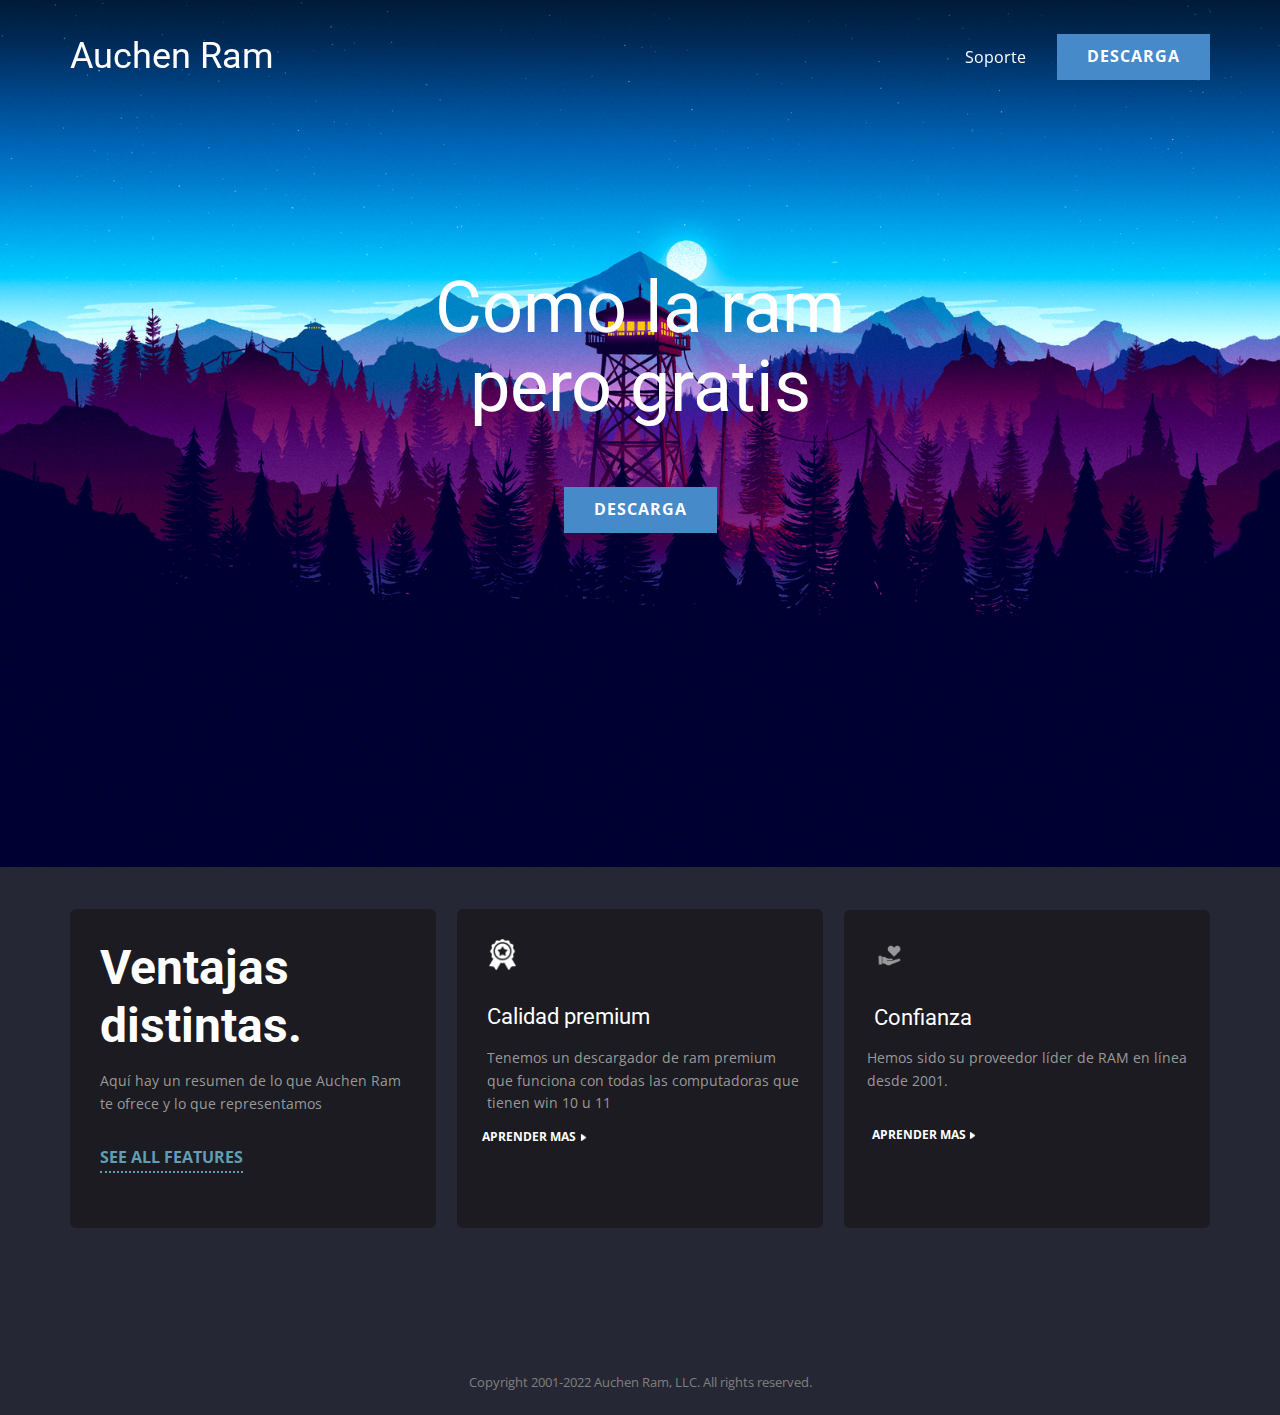
<file: es/Download.html>
<!DOCTYPE html>
<html style="font-size: 16px;" lang="en"><head>
    <meta name="viewport" content="width=device-width, initial-scale=1.0">
    <meta charset="utf-8">
    <meta name="keywords" content="Like rambut free​">
    <meta name="description" content="">
    <title></title>
    <link rel="stylesheet" href="../nicepage.css" media="screen">
<link rel="stylesheet" href="../Download.css" media="screen">
    <script class="u-script" type="text/javascript" src="../jquery.js" "="" defer=""></script>
    <script class="u-script" type="text/javascript" src="../nicepage.js" "="" defer=""></script>
    <meta name="generator" content="Nicepage 4.15.8, nicepage.com">
    <link id="u-theme-google-font" rel="stylesheet" href="https://fonts.googleapis.com/css?family=Roboto:100,100i,300,300i,400,400i,500,500i,700,700i,900,900i|Open+Sans:300,300i,400,400i,500,500i,600,600i,700,700i,800,800i">
    <script async src="https://pagead2.googlesyndication.com/pagead/js/adsbygoogle.js?client=ca-pub-2588219946349576"
     crossorigin="anonymous"></script>
	
    
    
    
    
    <script type="application/ld+json">{
		"@context": "http://schema.org",
		"@type": "Organization",
		"name": "Site3"
}</script>
    <meta name="theme-color" content="#478ac9">
    <meta property="og:title" content="Download">
    <meta property="og:description" content="Download ram free today!!!11!!1!1!1">
    <meta property="og:type" content="website">
  </head>
  <body class="u-body u-overlap u-overlap-transparent u-xl-mode" data-lang="es"><header class="u-clearfix u-custom-color-1 u-header u-sticky u-sticky-b4b4 u-header" id="sec-b658"><div class="u-clearfix u-sheet u-sheet-1">
        <h3 class="u-headline u-text u-text-default u-text-white u-text-1"><a href="/">Auchen Ram</a></h3>
        <a href="https://ram.auchen.ga/es/download" class="u-btn u-button-style u-hover-palette-1-dark-1 u-palette-1-base u-btn-1">DESCARGA</a>
        <a href="https://discord.com/invite/WPx2Wadn3J" class="u-border-1 u-border-active-palette-2-base u-border-hover-palette-1-base u-btn u-button-style u-none u-text-body-alt-color u-btn-2" target="_blank">Soporte</a>
      </div><style class="u-sticky-style" data-style-id="b4b4">.u-sticky-fixed.u-sticky-b4b4:before, .u-body.u-sticky-fixed .u-sticky-b4b4:before {
borders: top right bottom left !important
}</style></header>
    <section class="navigatordeviceMemory u-align-center u-clearfix u-image u-section-1" id="sec-3ea8" data-image-width="1920" data-image-height="1080">
      <div class="u-align-left u-clearfix u-sheet u-sheet-1">
        <h2 class="u-align-center u-text u-text-default u-text-white u-text-1">Como la ram<br>pero gratis</h2>
        <a href="#carousel_dfec" class="u-btn u-button-style u-dialog-link u-hidden-xl u-hover-palette-1-dark-1 u-palette-1-base u-btn-1">Descarga</a>
        <a href="https://ram.auchen.ga/resource/MoreRam.bat" class="u-btn u-button-style u-hover-palette-1-dark-1 u-palette-1-base u-btn-2">Descarga</a>
      </div>
      <style data-mode="XXL">@media (max-width: 0px) {
   .u-section-1 {
    background-image: none;
  }
  .u-section-1 .u-sheet-1 {
    min-height: 579px;
  }
  .u-block-a58c-8 {
    min-height: 480px;
    width: 763px;
    margin-top: 50px;
    margin-bottom: 50px;
    margin-left: auto;
    margin-right: auto;
  }
  .u-block-a58c-9 {
    position: absolute;
    bottom: 10px;
    width: auto;
    height: auto;
  }
  .u-block-a58c-11 {
    padding-top: 30px;
    padding-bottom: 30px;
    padding-left: 80px;
    padding-right: 80px;
  }
  .u-block-a58c-18 {
    width: 83px;
    height: 83px;
    background-image: url("[data-uri]");
    background-position: 50% 50%;
    margin-top: 0;
    margin-bottom: 0;
    margin-left: auto;
    margin-right: auto;
  }
  .u-block-a58c-15 {
    margin-top: 20px;
    margin-left: 0;
    margin-right: 0;
    margin-bottom: 0;
    font-size: 1.25rem;
  }
  .u-block-a58c-16 {
    font-weight: 700;
    margin-top: 35px;
    margin-left: auto;
    margin-right: auto;
    margin-bottom: 0;
  }
  .u-block-a58c-17 {
    font-size: 1rem;
    font-weight: 400;
    margin-top: 15px;
    margin-left: auto;
    margin-right: auto;
    margin-bottom: 0;
  }
  .u-block-a58c-20 {
    padding-top: 30px;
    padding-bottom: 30px;
    padding-left: 80px;
    padding-right: 80px;
  }
  .u-block-a58c-21 {
    width: 83px;
    height: 83px;
    background-image: url("[data-uri]");
    background-position: 50% 50%;
    margin-top: 0;
    margin-bottom: 0;
    margin-left: auto;
    margin-right: auto;
  }
  .u-block-a58c-22 {
    margin-top: 20px;
    margin-left: 0;
    margin-right: 0;
    margin-bottom: 0;
    font-size: 1.25rem;
  }
  .u-block-a58c-23 {
    font-weight: 700;
    margin-top: 35px;
    margin-left: auto;
    margin-right: auto;
    margin-bottom: 0;
  }
  .u-block-a58c-24 {
    font-size: 1rem;
    font-weight: 400;
    margin-top: 15px;
    margin-left: auto;
    margin-right: auto;
    margin-bottom: 0;
  }
  .u-block-a58c-14 {
    width: 43px;
    height: 43px;
    background-image: none;
  }
  .u-block-a58c-7 {
    width: 43px;
    height: 43px;
    background-image: none;
    left: auto;
    position: absolute;
    right: 0;
  }
}</style>
    </section>
    <section class="u-clearfix u-custom-color-1 u-section-2" id="sec-2556">
      <div class="u-clearfix u-sheet u-sheet-1">
        <div class="u-container-style u-custom-color-2 u-expanded-width-xs u-group u-radius-6 u-shape-round u-group-1">
          <div class="u-container-layout u-valign-top u-container-layout-1"><span class="u-file-icon u-icon u-text-white u-icon-1"><img src="../images/70535.png" alt=""></span>
            <h4 class="u-text u-text-default u-text-1">Calidad premium</h4>
            <p class="u-text u-text-default u-text-grey-40 u-text-2">​Tenemos un descargador de ram premium que funciona con todas las computadoras que tienen win 10 u 11</p>
            <a href="https://ram.auchen.ga/es/download" class="u-border-2 u-btn u-button-style u-none u-text-hover-white u-text-white u-btn-1">Aprender mas&nbsp;<span class="u-file-icon u-icon u-text-white u-icon-2" style="font-size: 0.5834em; padding-top: 1px; padding-bottom: 1px; padding-left: 1px; padding-right: 1px"><img src="../images/254434.png" alt="" data-original-src="../images/254434-8.png" data-color="#000000"></span>​</a>
          </div>
        </div>
        <div class="u-container-style u-custom-color-2 u-expanded-width-xs u-group u-radius-6 u-shape-round u-group-2">
          <div class="u-container-layout u-container-layout-2">
            <h3 class="u-text u-text-default u-text-3">​Ventajas distintas.</h3>
            <p class="u-text u-text-grey-40 u-text-4">​​Aquí hay un resumen de lo que Auchen Ram te ofrece y lo que representamos​</p>
            <a href="https://ram.auchen.ga/es/download" class="u-active-none u-border-2 u-border-custom-color-4 u-border-hover-white u-btn u-button-style u-hover-none u-none u-text-custom-color-4 u-text-hover-palette-1-light-1 u-btn-2">SEE ALL FEATURES</a>
          </div>
        </div>
        <div class="u-container-style u-custom-color-2 u-expanded-width-xs u-group u-radius-6 u-shape-round u-group-3">
          <div class="u-container-layout u-valign-top u-container-layout-3"><span class="u-file-icon u-flip-horizontal u-icon u-text-grey-40 u-icon-3"><img src="../images/7446206.png" alt=""></span>
            <h4 class="u-text u-text-default u-text-5">Confianza</h4>
            <p class="u-text u-text-grey-40 u-text-6">​​Hemos sido su proveedor líder de RAM en línea desde 2001.</p>
            <a href="https://ram.auchen.ga/es/download" class="u-border-2 u-btn u-button-style u-none u-text-hover-white u-text-white u-btn-3">​Aprender mas&nbsp;​<span class="u-file-icon u-icon u-text-white u-block-32a3-77" style="font-size: 0.5834em"><img src="../images/254434.png" alt="" data-original-src="../images/254434-8.png" data-color="#000000"></span>​</a>
          </div>
        </div>
      </div>
    </section>
    
    
    
    
    <footer class="u-align-center u-clearfix u-custom-color-1 u-footer u-footer" id="sec-f518"><div class="u-clearfix u-sheet u-sheet-1">
        <p class="u-small-text u-text u-text-grey-50 u-text-variant u-text-1">​Copyright 2001-2022 Auchen Ram, LLC. All rights reserved.</p>
      </div></footer>
  <section class="u-align-center u-black u-clearfix u-container-style u-dialog-block u-opacity u-opacity-70 u-valign-middle-lg u-valign-middle-md u-valign-middle-sm u-valign-middle-xl u-dialog-section-5" id="carousel_dfec">
      <div class="u-border-2 u-border-palette-4-base u-container-style u-dialog u-grey-80 u-hidden-lg u-hidden-xl u-shape-rectangle u-dialog-1">
        <div class="u-container-layout u-valign-middle-lg u-valign-middle-md u-valign-middle-sm u-valign-middle-xl u-container-layout-1">
          <h2 class="u-align-center u-custom-font u-font-montserrat u-text u-text-default u-text-palette-4-base u-text-1">ERROR</h2>
          <p class="u-align-center u-text u-text-2">Tristemente, por ahora solo estamos disponibles en windows</p>
        </div><button class="u-dialog-close-button u-icon u-text-body-alt-color u-icon-1"><svg class="u-svg-link" preserveAspectRatio="xMidYMin slice" viewBox="0 0 413.348 413.348" style=""><use xmlns:xlink="http://www.w3.org/1999/xlink" xlink:href="#svg-cdad"></use></svg><svg xmlns="http://www.w3.org/2000/svg" xmlns:xlink="http://www.w3.org/1999/xlink" version="1.1" xml:space="preserve" class="u-svg-content" viewBox="0 0 413.348 413.348" id="svg-cdad"><path d="m413.348 24.354-24.354-24.354-182.32 182.32-182.32-182.32-24.354 24.354 182.32 182.32-182.32 182.32 24.354 24.354 182.32-182.32 182.32 182.32 24.354-24.354-182.32-182.32z"></path></svg></button>
      </div>
    </section><style> .u-dialog-section-5 {
  min-height: 826px;
}

.u-dialog-section-5 .u-dialog-1 {
  box-shadow: 5px 5px 20px 0 rgba(0,0,0,0.4);
  width: 340px;
  min-height: 226px;
  height: auto;
  margin: 275px auto 60px;
}

.u-dialog-section-5 .u-container-layout-1 {
  padding: 30px 25px;
}

.u-dialog-section-5 .u-text-1 {
  font-size: 2.5rem;
  text-transform: uppercase;
  letter-spacing: 3px;
  font-weight: 700;
  margin: 20px auto 0;
}

.u-dialog-section-5 .u-text-2 {
  margin: 33px 0 0;
}

.u-dialog-section-5 .u-icon-1 {
  width: 25px;
  height: 25px;
  left: auto;
  top: 16px;
  position: absolute;
  right: 16px;
}

@media (max-width: 767px) {
  .u-dialog-section-5 .u-container-layout-1 {
    padding-left: 30px;
    padding-right: 30px;
  }
}

@media (max-width: 575px) {
  .u-dialog-section-5 .u-container-layout-1 {
    padding-left: 25px;
    padding-right: 25px;
  }
}</style>
</body></html>
</file>
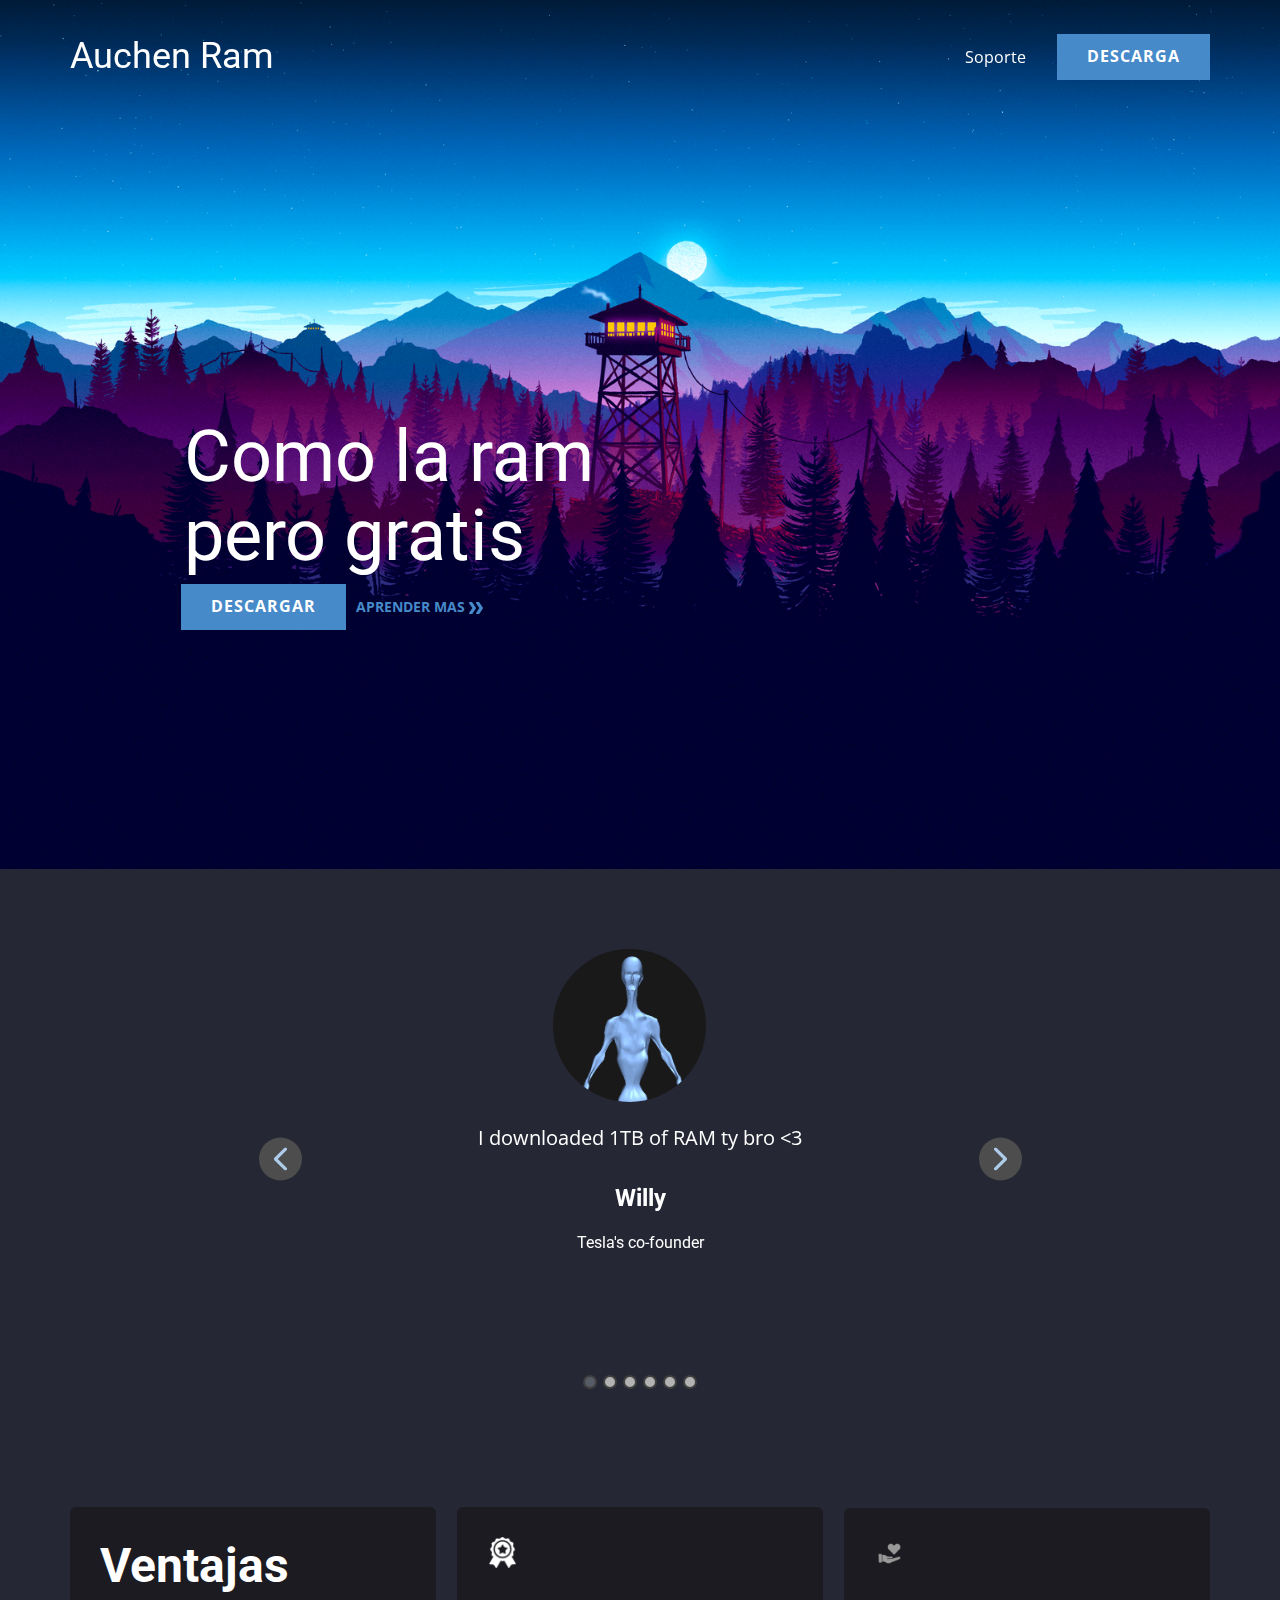
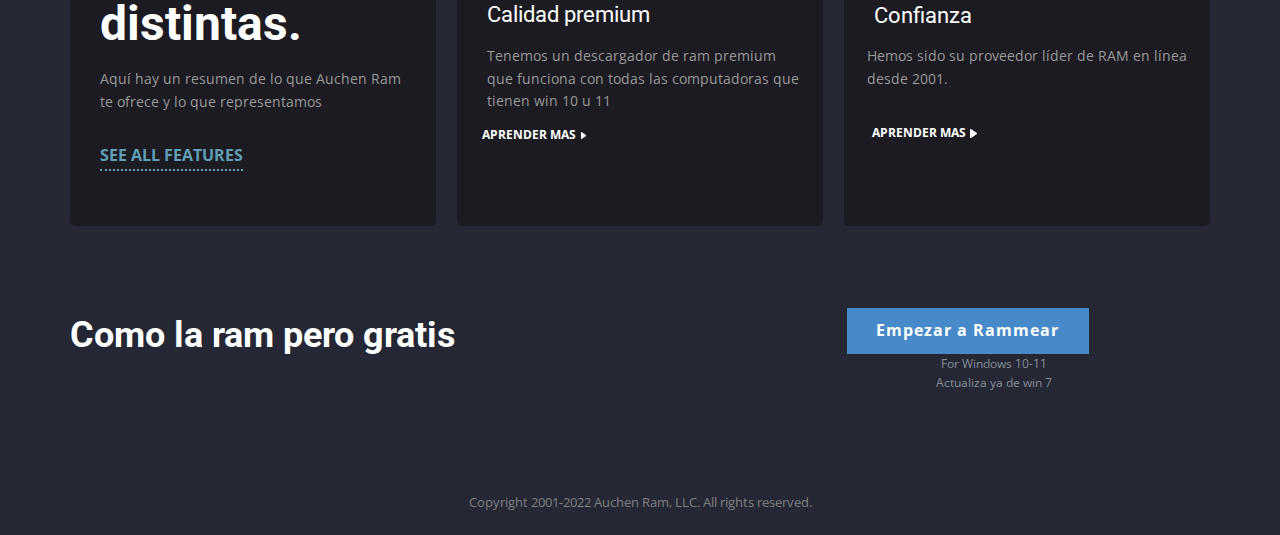
<file: es/Home.html>
<!DOCTYPE html>
<html style="font-size: 16px;" lang="en"><head>
    <meta name="viewport" content="width=device-width, initial-scale=1.0">
    <meta charset="utf-8">
    <meta name="keywords" content="Like rambut free​">
    <meta name="description" content="">
    <title></title>
    <link rel="stylesheet" href="../nicepage.css" media="screen">
<link rel="stylesheet" href="../Home.css" media="screen">
    <script class="u-script" type="text/javascript" src="../jquery.js" "="" defer=""></script>
    <script class="u-script" type="text/javascript" src="../nicepage.js" "="" defer=""></script>
    <meta name="generator" content="Nicepage 4.15.8, nicepage.com">
    <link id="u-theme-google-font" rel="stylesheet" href="https://fonts.googleapis.com/css?family=Roboto:100,100i,300,300i,400,400i,500,500i,700,700i,900,900i|Open+Sans:300,300i,400,400i,500,500i,600,600i,700,700i,800,800i">
    <script async src="https://pagead2.googlesyndication.com/pagead/js/adsbygoogle.js?client=ca-pub-2588219946349576"
     crossorigin="anonymous"></script>
    
    
    
    
    
    <script type="application/ld+json">{
		"@context": "http://schema.org",
		"@type": "Organization",
		"name": "Site3"
}</script>
    <meta name="theme-color" content="#478ac9">
    <meta property="og:title" content="Home">
    <meta property="og:description" content="Download ram free today!!!11!!1!1!1">
    <meta property="og:type" content="website">
  </head>
  <body class="u-body u-overlap u-overlap-transparent u-xl-mode" data-lang="es"><header class="u-clearfix u-custom-color-1 u-header u-sticky u-sticky-b4b4 u-header" id="sec-b658"><div class="u-clearfix u-sheet u-sheet-1">
        <h3 class="u-headline u-text u-text-default u-text-white u-text-1"><a href="/">Auchen Ram</a></h3>
        <a href="https://ram.auchen.ga/es/download" class="u-btn u-button-style u-hover-palette-1-dark-1 u-palette-1-base u-btn-1">DESCARGA</a>
        <a href="https://discord.com/invite/WPx2Wadn3J" class="u-border-1 u-border-active-palette-2-base u-border-hover-palette-1-base u-btn u-button-style u-none u-text-body-alt-color u-btn-2" target="_blank">Soporte</a>
      </div><style class="u-sticky-style" data-style-id="b4b4">.u-sticky-fixed.u-sticky-b4b4:before, .u-body.u-sticky-fixed .u-sticky-b4b4:before {
borders: top right bottom left !important
}</style></header>
    <section class="u-align-center u-clearfix u-image u-section-1" id="sec-a2ff" data-image-width="1920" data-image-height="1080">
      <div class="u-align-left u-clearfix u-sheet u-sheet-1">
        <h2 class="u-text u-text-default u-text-white u-text-1">Como la ram<br>pero gratis</h2>
        <a href="https://ram.auchen.ga/es/download" class="u-btn u-button-style u-hover-palette-1-dark-1 u-palette-1-base u-btn-1">DESCARGAR</a>
        <a href="https://ram.auchen.ga/es/download" class="u-btn u-button-style u-none u-text-hover-palette-2-base u-text-palette-1-base u-btn-2">Aprender mas&nbsp;<span class=" u-icon u-text-palette-1-base" style=""><svg xmlns="http://www.w3.org/2000/svg" xmlns:xlink="http://www.w3.org/1999/xlink" version="1.1" xml:space="preserve" class="u-svg-content" viewBox="0 -32 426.66667 426" style="width: 1em; height: 1em;" data-color="#000000"><path d="m213.332031 181.667969c0 4.265625-1.277343 8.53125-3.625 11.730469l-106.667969 160c-3.839843 5.761718-10.238281 9.601562-17.707031 9.601562h-64c-11.730469 0-21.332031-9.601562-21.332031-21.332031 0-4.269531 1.28125-8.535157 3.625-11.734375l98.773438-148.265625-98.773438-148.269531c-2.34375-3.199219-3.625-7.464844-3.625-11.730469 0-11.734375 9.601562-21.335938 21.332031-21.335938h64c7.46875 0 13.867188 3.839844 17.707031 9.601563l106.667969 160c2.347657 3.199218 3.625 7.464844 3.625 11.734375zm0 0"></path><path d="m426.667969 181.667969c0 4.265625-1.28125 8.53125-3.628907 11.730469l-106.664062 160c-3.839844 5.761718-10.242188 9.601562-17.707031 9.601562h-64c-11.734375 0-21.335938-9.601562-21.335938-21.332031 0-4.269531 1.28125-8.535157 3.628907-11.734375l98.773437-148.265625-98.773437-148.269531c-2.347657-3.199219-3.628907-7.464844-3.628907-11.730469 0-11.734375 9.601563-21.335938 21.335938-21.335938h64c7.464843 0 13.867187 3.839844 17.707031 9.601563l106.664062 160c2.347657 3.199218 3.628907 7.464844 3.628907 11.734375zm0 0"></path></svg><img></span>​</a>
      </div>
      <style data-mode="XXL">@media (max-width: 0px) {
   .u-section-1 {
    background-image: none;
  }
  .u-section-1 .u-sheet-1 {
    min-height: 579px;
  }
  .u-block-d05c-8 {
    min-height: 480px;
    width: 763px;
    margin-top: 50px;
    margin-bottom: 50px;
    margin-left: auto;
    margin-right: auto;
  }
  .u-block-d05c-9 {
    position: absolute;
    bottom: 10px;
    width: auto;
    height: auto;
  }
  .u-block-d05c-11 {
    padding-top: 30px;
    padding-bottom: 30px;
    padding-left: 80px;
    padding-right: 80px;
  }
  .u-block-d05c-18 {
    width: 83px;
    height: 83px;
    background-image: url("[data-uri]");
    background-position: 50% 50%;
    margin-top: 0;
    margin-bottom: 0;
    margin-left: auto;
    margin-right: auto;
  }
  .u-block-d05c-15 {
    margin-top: 20px;
    margin-left: 0;
    margin-right: 0;
    margin-bottom: 0;
    font-size: 1.25rem;
  }
  .u-block-d05c-16 {
    font-weight: 700;
    margin-top: 35px;
    margin-left: auto;
    margin-right: auto;
    margin-bottom: 0;
  }
  .u-block-d05c-17 {
    font-size: 1rem;
    font-weight: 400;
    margin-top: 15px;
    margin-left: auto;
    margin-right: auto;
    margin-bottom: 0;
  }
  .u-block-d05c-20 {
    padding-top: 30px;
    padding-bottom: 30px;
    padding-left: 80px;
    padding-right: 80px;
  }
  .u-block-d05c-21 {
    width: 83px;
    height: 83px;
    background-image: url("[data-uri]");
    background-position: 50% 50%;
    margin-top: 0;
    margin-bottom: 0;
    margin-left: auto;
    margin-right: auto;
  }
  .u-block-d05c-22 {
    margin-top: 20px;
    margin-left: 0;
    margin-right: 0;
    margin-bottom: 0;
    font-size: 1.25rem;
  }
  .u-block-d05c-23 {
    font-weight: 700;
    margin-top: 35px;
    margin-left: auto;
    margin-right: auto;
    margin-bottom: 0;
  }
  .u-block-d05c-24 {
    font-size: 1rem;
    font-weight: 400;
    margin-top: 15px;
    margin-left: auto;
    margin-right: auto;
    margin-bottom: 0;
  }
  .u-block-d05c-14 {
    width: 43px;
    height: 43px;
    background-image: none;
  }
  .u-block-d05c-7 {
    width: 43px;
    height: 43px;
    background-image: none;
    left: auto;
    position: absolute;
    right: 0;
  }
}</style>
    </section>
    <section class="u-align-center u-clearfix u-custom-color-1 u-section-2" id="sec-5058">
      <div class="u-clearfix u-sheet u-valign-middle u-sheet-1">
        <div id="carousel-5989" data-interval="5000" data-u-ride="carousel" class="u-carousel u-expanded-width-sm u-expanded-width-xs u-slider u-slider-1" data-pause="hover">
          <ol class="u-absolute-hcenter u-carousel-indicators u-carousel-indicators-1">
            <li data-u-target="#carousel-5989" class="u-active u-active-palette-5-dark-2 u-border-2 u-border-grey-75 u-grey-30 u-shape-circle" data-u-slide-to="0" style="width: 14px; height: 14px; background-image: none;"></li>
            <li data-u-target="#carousel-5989" class="u-active-palette-5-dark-2 u-border-2 u-border-grey-75 u-grey-30 u-shape-circle" data-u-slide-to="1" style="width: 14px; height: 14px; background-image: none;"></li>
            <li data-u-target="#carousel-5989" class="u-active-palette-5-dark-2 u-border-2 u-border-grey-75 u-grey-30 u-shape-circle" data-u-slide-to="2" style="width: 14px; height: 14px; background-image: none;"></li>
            <li data-u-target="#carousel-5989" class="u-active-palette-5-dark-2 u-border-2 u-border-grey-75 u-grey-30 u-shape-circle" data-u-slide-to="3" style="width: 14px; height: 14px; background-image: none;"></li>
            <li data-u-target="#carousel-5989" class="u-active-palette-5-dark-2 u-border-2 u-border-grey-75 u-grey-30 u-shape-circle" data-u-slide-to="4" style="width: 14px; height: 14px; background-image: none;"></li>
            <li data-u-target="#carousel-5989" class="u-active-palette-5-dark-2 u-border-2 u-border-grey-75 u-grey-30 u-shape-circle" data-u-slide-to="5" style="width: 14px; height: 14px; background-image: none;"></li>
          </ol>
          <div class="u-carousel-inner" role="listbox">
            <div class="u-active u-align-center u-carousel-item u-container-style u-slide">
              <div class="u-container-layout u-valign-top u-container-layout-1">
                <div alt="" class="u-image u-image-circle u-image-1" data-image-width="369" data-image-height="374"></div>
                <p class="u-large-text u-text u-text-variant u-text-1">I downloaded 1TB of RAM ty bro &lt;3</p>
                <h4 class="u-text u-text-default u-text-2">Willy<br>
            </h4>
                <h6 class="u-text u-text-default u-text-3">Tesla's co-founder</h6>
              </div>
            </div>
            <div class="u-align-center u-carousel-item u-container-style u-slide">
              <div class="u-container-layout u-valign-top u-container-layout-2">
                <div alt="" class="u-image u-image-circle u-image-2" data-image-width="439" data-image-height="400"></div>
                <p class="u-large-text u-text u-text-variant u-text-4">​Graças ao Auchen Ram consegui colocar mais ram no meu servidor Minecraft e agora tenho 5k jogadores jogando sem problemas. Viva Auchen Ram</p>
                <h4 class="u-text u-text-default u-text-5"> Kevin<br>
            </h4>
                <h6 class="u-text u-text-default u-text-6">​Dono de sua mãe</h6>
              </div>
            </div>
            <div class="u-align-center u-carousel-item u-container-style u-slide u-carousel-item-3">
              <div class="u-container-layout u-container-layout-3">
                <div alt="" class="u-image u-image-circle u-image-3" data-image-width="512" data-image-height="512"></div>
                <p class="u-large-text u-text u-text-variant u-text-7">Me descargue 64 GB de RAM y ahora ya puedo chitearla en WaterMC con cocas clicker sin que mi pc vaya lento porque Cocas clicker usa toda mi ram de mi pc</p>
                <h4 class="u-text u-text-default u-text-8"> Cocas<br>
            </h4>
                <h6 class="u-text u-text-default u-text-9">Cocas Clicker C.E.O</h6>
              </div>
            </div>
            <div class="u-carousel-item u-container-style u-slide u-carousel-item-4">
              <div class="u-container-layout u-container-layout-4">
                <div alt="" class="u-image u-image-circle u-image-4" data-image-width="452" data-image-height="452"></div>
                <p class="u-align-center u-large-text u-text u-text-variant u-text-10">​Mon petit-fils m'a dit qu'il avait besoin de plus de RAM, j'ai donc utilisé ce site Web et maintenant je peux exécuter Minecraft à plus de 500 fps avec des hacks comme Cocas Client :D</p>
                <h4 class="u-text u-text-default u-text-11">Willy<br>
            </h4>
                <h6 class="u-text u-text-default u-text-12">Cocas Clicker C.E.O</h6>
              </div>
            </div>
            <div class="u-carousel-item u-container-style u-slide u-carousel-item-5">
              <div class="u-container-layout u-valign-top u-container-layout-5">
                <div alt="" class="u-image u-image-circle u-image-5" data-image-width="1024" data-image-height="1024"></div>
                <p class="u-align-center u-large-text u-text u-text-variant u-text-13">​Mon petit-fils m'a dit qu'il avait besoin de plus de RAM, j'ai donc utilisé ce site Web et maintenant je peux exécuter Minecraft à plus de 500 fps avec des hacks comme Cocas Client :D</p>
                <h4 class="u-text u-text-default u-text-14">Willy<br>
            </h4>
                <h6 class="u-text u-text-default u-text-15">Cocas Clicker C.E.O</h6>
              </div>
            </div>
            <div class="u-carousel-item u-container-style u-shape-rectangle u-slide u-carousel-item-6">
              <div class="u-container-layout u-container-layout-6">
                <div alt="" class="u-image u-image-circle u-image-6" data-image-width="512" data-image-height="512"></div>
                <p class="u-align-center u-large-text u-text u-text-variant u-text-16">​Mon petit-fils m'a dit qu'il avait besoin de plus de RAM, j'ai donc utilisé ce site Web et maintenant je peux exécuter Minecraft à plus de 500 fps avec des hacks comme Cocas Client :D</p>
                <h4 class="u-text u-text-default u-text-17">Willy<br>
            </h4>
                <h6 class="u-text u-text-default u-text-18">Cocas Clicker C.E.O</h6>
              </div>
            </div>
          </div>
          <a class="u-absolute-vcenter u-carousel-control u-carousel-control-prev u-grey-70 u-hidden-xs u-icon-circle u-spacing-10 u-carousel-control-1" href="#carousel-5989" role="button" data-u-slide="prev">
            <span aria-hidden="true">
              <svg viewBox="0 0 451.847 451.847"><path d="M97.141,225.92c0-8.095,3.091-16.192,9.259-22.366L300.689,9.27c12.359-12.359,32.397-12.359,44.751,0
c12.354,12.354,12.354,32.388,0,44.748L173.525,225.92l171.903,171.909c12.354,12.354,12.354,32.391,0,44.744
c-12.354,12.365-32.386,12.365-44.745,0l-194.29-194.281C100.226,242.115,97.141,234.018,97.141,225.92z"></path></svg>
            </span>
            <span class="sr-only">
              <svg viewBox="0 0 451.847 451.847"><path d="M97.141,225.92c0-8.095,3.091-16.192,9.259-22.366L300.689,9.27c12.359-12.359,32.397-12.359,44.751,0
c12.354,12.354,12.354,32.388,0,44.748L173.525,225.92l171.903,171.909c12.354,12.354,12.354,32.391,0,44.744
c-12.354,12.365-32.386,12.365-44.745,0l-194.29-194.281C100.226,242.115,97.141,234.018,97.141,225.92z"></path></svg>
            </span>
          </a>
          <a class="u-absolute-vcenter u-carousel-control u-carousel-control-next u-grey-70 u-hidden-xs u-icon-circle u-spacing-10 u-carousel-control-2" href="#carousel-5989" role="button" data-u-slide="next">
            <span aria-hidden="true">
              <svg viewBox="0 0 451.846 451.847"><path d="M345.441,248.292L151.154,442.573c-12.359,12.365-32.397,12.365-44.75,0c-12.354-12.354-12.354-32.391,0-44.744
L278.318,225.92L106.409,54.017c-12.354-12.359-12.354-32.394,0-44.748c12.354-12.359,32.391-12.359,44.75,0l194.287,194.284
c6.177,6.18,9.262,14.271,9.262,22.366C354.708,234.018,351.617,242.115,345.441,248.292z"></path></svg>
            </span>
            <span class="sr-only">
              <svg viewBox="0 0 451.846 451.847"><path d="M345.441,248.292L151.154,442.573c-12.359,12.365-32.397,12.365-44.75,0c-12.354-12.354-12.354-32.391,0-44.744
L278.318,225.92L106.409,54.017c-12.354-12.359-12.354-32.394,0-44.748c12.354-12.359,32.391-12.359,44.75,0l194.287,194.284
c6.177,6.18,9.262,14.271,9.262,22.366C354.708,234.018,351.617,242.115,345.441,248.292z"></path></svg>
            </span>
          </a>
        </div>
      </div>
      <style data-mode="XXL">@media (max-width: 0px) {
   .u-section-2 {
    background-image: none;
  }
  .u-section-2 .u-sheet-1 {
    min-height: 579px;
  }
  .u-section-2 .u-slider-1 {
    min-height: 480px;
    width: 763px;
    margin-top: 50px;
    margin-bottom: 50px;
    margin-left: auto;
    margin-right: auto;
  }
  .u-section-2 .u-carousel-indicators-1 {
    position: absolute;
    bottom: 10px;
    width: auto;
    height: auto;
  }
  .u-section-2 .u-container-layout-1 {
    padding-top: 30px;
    padding-bottom: 30px;
    padding-left: 80px;
    padding-right: 80px;
  }
  .u-section-2 .u-image-1 {
    width: 83px;
    height: 83px;
    background-image: url("[data-uri]");
    background-position: 50% 50%;
    margin-top: 0;
    margin-bottom: 0;
    margin-left: auto;
    margin-right: auto;
  }
  .u-section-2 .u-text-1 {
    margin-top: 20px;
    margin-left: 0;
    margin-right: 0;
    margin-bottom: 0;
    font-size: 1.25rem;
  }
  .u-section-2 .u-text-2 {
    font-weight: 700;
    margin-top: 35px;
    margin-left: auto;
    margin-right: auto;
    margin-bottom: 0;
  }
  .u-section-2 .u-text-3 {
    font-size: 1rem;
    font-weight: 400;
    margin-top: 15px;
    margin-left: auto;
    margin-right: auto;
    margin-bottom: 0;
  }
  .u-section-2 .u-container-layout-2 {
    padding-top: 30px;
    padding-bottom: 30px;
    padding-left: 80px;
    padding-right: 80px;
  }
  .u-section-2 .u-image-2 {
    width: 83px;
    height: 83px;
    background-image: url("[data-uri]");
    background-position: 50% 50%;
    margin-top: 0;
    margin-bottom: 0;
    margin-left: auto;
    margin-right: auto;
  }
  .u-section-2 .u-text-4 {
    margin-top: 20px;
    margin-left: 0;
    margin-right: 0;
    margin-bottom: 0;
    font-size: 1.25rem;
  }
  .u-section-2 .u-text-5 {
    font-weight: 700;
    margin-top: 35px;
    margin-left: auto;
    margin-right: auto;
    margin-bottom: 0;
  }
  .u-section-2 .u-text-6 {
    font-size: 1rem;
    font-weight: 400;
    margin-top: 15px;
    margin-left: auto;
    margin-right: auto;
    margin-bottom: 0;
  }
  .u-section-2 .u-carousel-control-1 {
    width: 43px;
    height: 43px;
    background-image: none;
  }
  .u-section-2 .u-carousel-control-2 {
    width: 43px;
    height: 43px;
    background-image: none;
    left: auto;
    position: absolute;
    right: 0;
  }
}</style>
    </section>
    <section class="u-clearfix u-custom-color-1 u-section-3" id="sec-9460">
      <div class="u-clearfix u-sheet u-sheet-1">
        <div class="u-container-style u-custom-color-2 u-group u-radius-6 u-shape-round u-group-1">
          <div class="u-container-layout u-container-layout-1">
            <h3 class="u-text u-text-1">​Ventajas distintas.</h3>
            <p class="u-text u-text-grey-40 u-text-2">​​Aquí hay un resumen de lo que Auchen Ram te ofrece y lo que representamos​</p>
            <a href="https://ram.auchen.ga/es/download" class="u-active-none u-border-2 u-border-custom-color-4 u-border-hover-white u-btn u-button-style u-hover-none u-none u-text-custom-color-4 u-text-hover-palette-1-light-1 u-btn-1">SEE ALL FEATURES</a>
          </div>
        </div>
        <div class="u-container-style u-custom-color-2 u-group u-radius-6 u-shape-round u-group-2">
          <div class="u-container-layout u-valign-top u-container-layout-2"><span class="u-file-icon u-icon u-text-white u-icon-1"><img src="../images/70535.png" alt=""></span>
            <h4 class="u-text u-text-default u-text-3">Calidad premium</h4>
            <p class="u-text u-text-default u-text-grey-40 u-text-4">​Tenemos un descargador de ram premium que funciona con todas las computadoras que tienen win 10 u 11</p>
            <a href="https://ram.auchen.ga/es/download" class="u-border-2 u-btn u-button-style u-none u-text-hover-white u-text-white u-btn-2">Aprender mas&nbsp;<span class="u-block-35db-78 u-file-icon u-icon u-text-white" style="padding-top: 1px; padding-bottom: 1px; padding-left: 1px; padding-right: 1px; font-size: 0.5834em"><img src="../images/254434.png" alt="" data-original-src="../images/254434-8.png" data-color="#000000"></span>​</a>
          </div>
        </div>
        <div class="u-container-style u-custom-color-2 u-group u-radius-6 u-shape-round u-group-3">
          <div class="u-container-layout u-valign-top u-container-layout-3"><span class="u-file-icon u-flip-horizontal u-icon u-text-grey-40 u-icon-3"><img src="../images/7446206.png" alt=""></span>
            <h4 class="u-text u-text-default u-text-5">Confianza</h4>
            <p class="u-text u-text-grey-40 u-text-6">​​Hemos sido su proveedor líder de RAM en línea desde 2001.</p>
            <a href="https://ram.auchen.ga/es/download" class="u-border-2 u-btn u-button-style u-none u-text-hover-white u-text-white u-btn-3">​Aprender mas&nbsp;​<span class="u-block-35db-90 u-file-icon u-icon u-text-white" style="font-size: 0.5834rem; width: 242px; min-height: 90px; height: auto; margin-top: 115px; margin-right: 49px; margin-bottom: 0; margin-left: auto"><img src="../images/254434.png" alt="" data-original-src="../images/254434-8.png" data-color="#000000"></span>​</a>
          </div>
        </div>
        <a href="https://ram.auchen.ga/es/download" data-page-id="131707412" class="u-btn u-button-style u-hover-palette-1-dark-1 u-palette-1-base u-btn-4">Empezar a Rammear</a>
        <h2 class="u-text u-text-white u-text-7">Como la ram pero gratis</h2>
        <p class="u-align-center u-text u-text-palette-5-dark-1 u-text-8">​For Windows 10-11​​<br>Actualiza ya de win 7</p>
      </div>
    </section>
    
    
    
    
    <footer class="u-align-center u-clearfix u-custom-color-1 u-footer u-footer" id="sec-f518"><div class="u-clearfix u-sheet u-sheet-1">
        <p class="u-small-text u-text u-text-grey-50 u-text-variant u-text-1">​Copyright 2001-2022 Auchen Ram, LLC. All rights reserved.</p>
      </div></footer>
  
</body></html>
</file>
